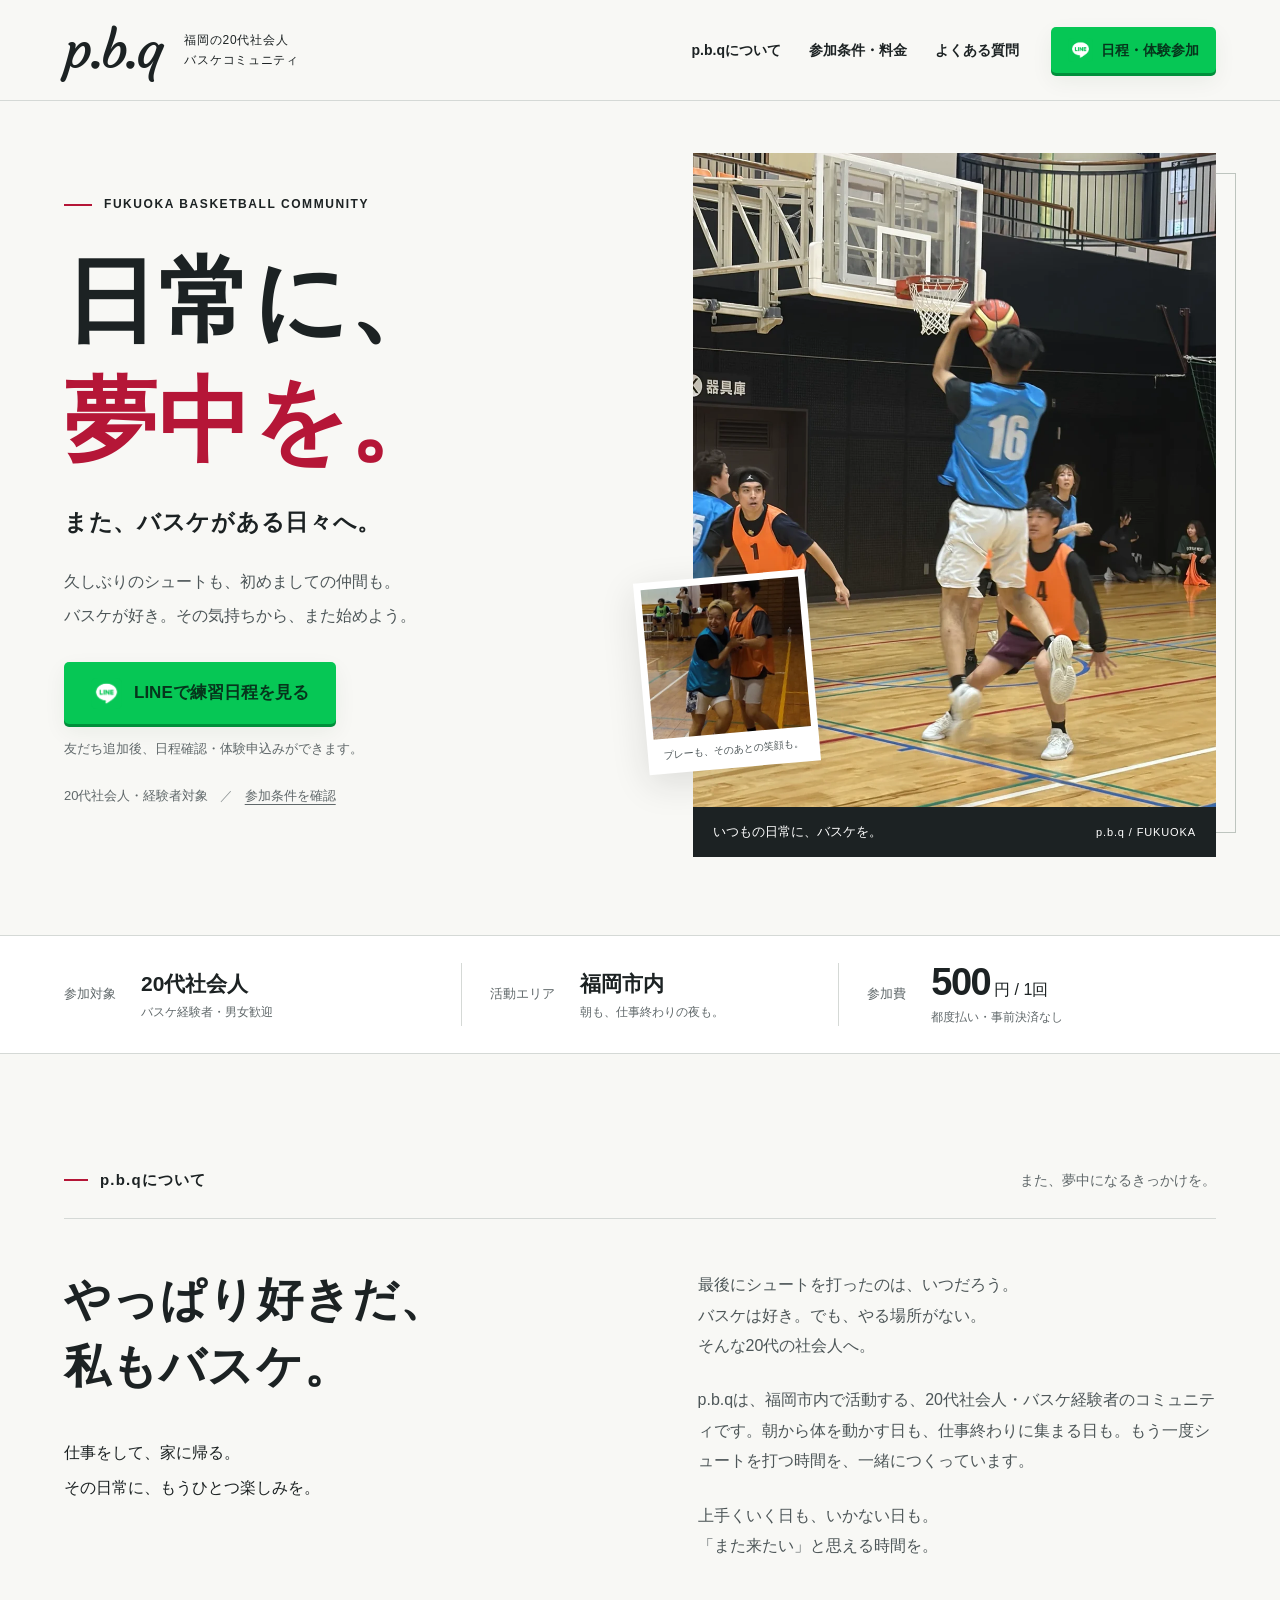
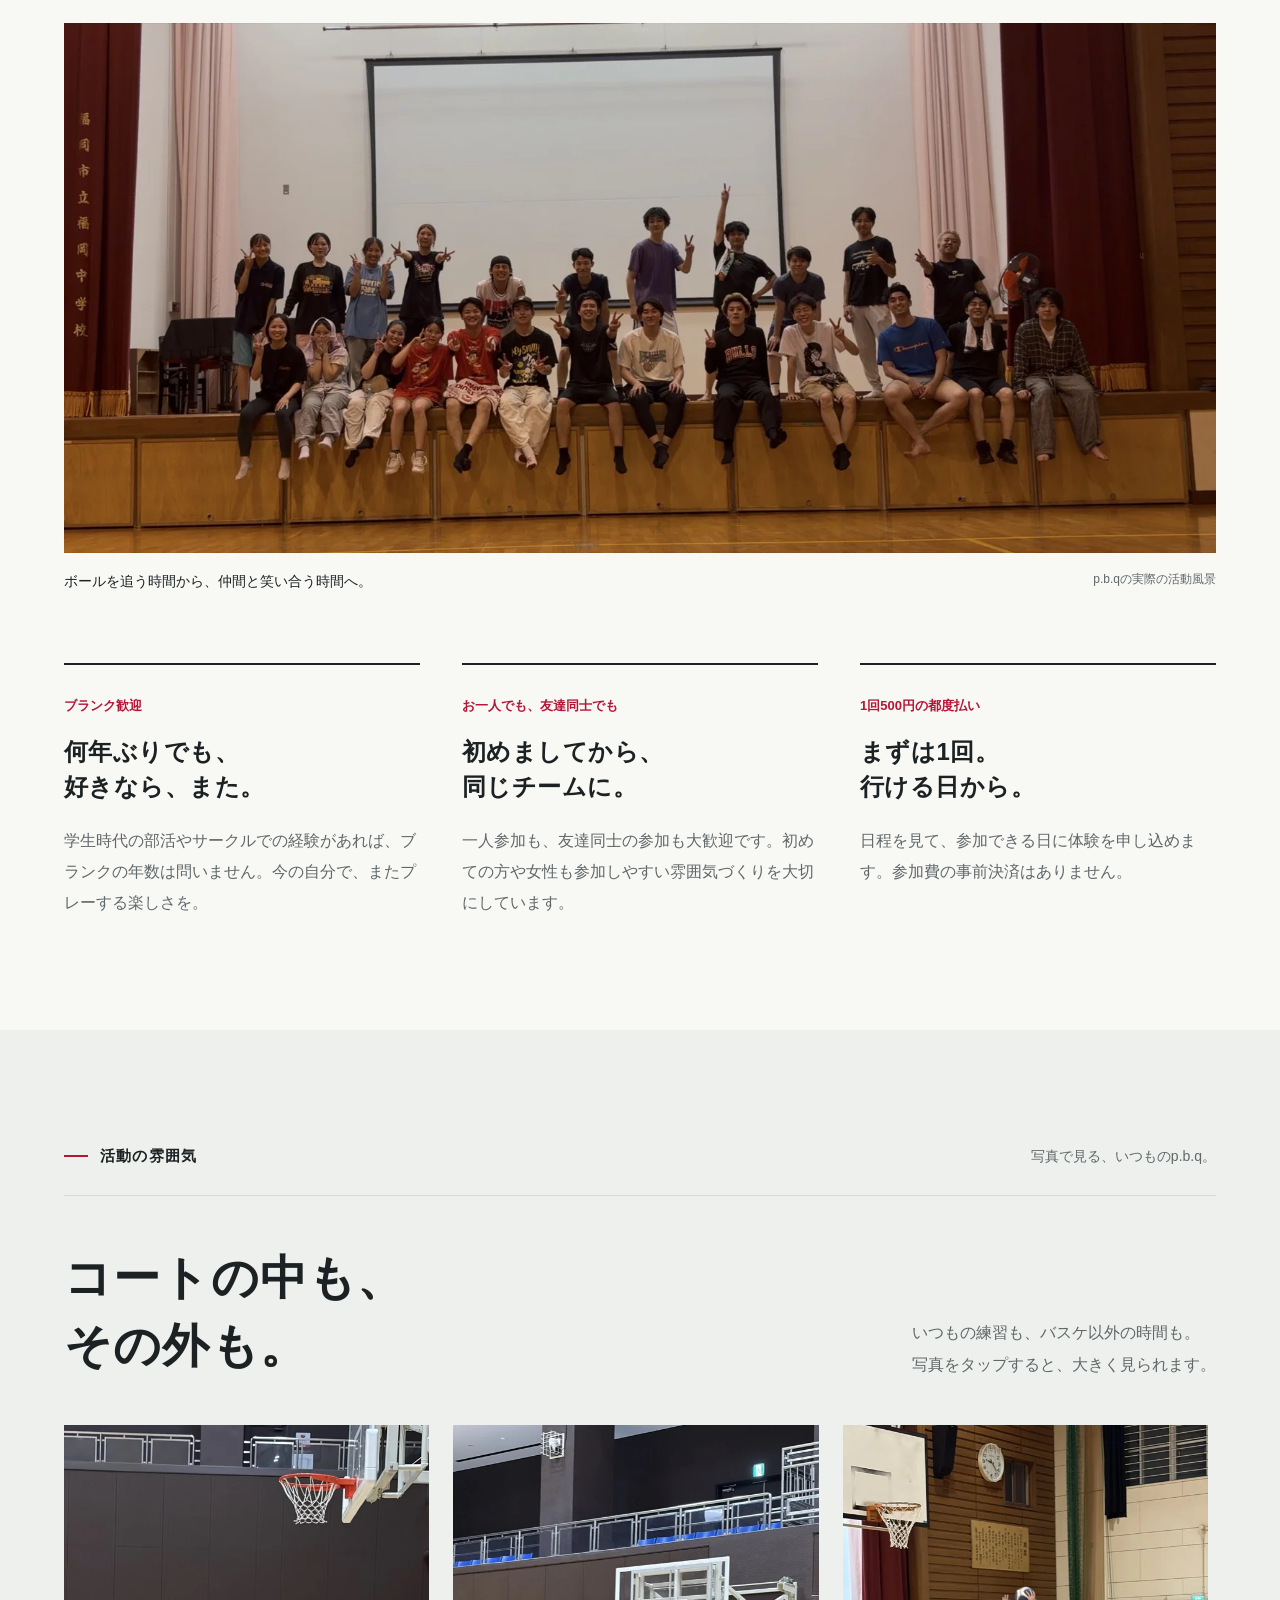
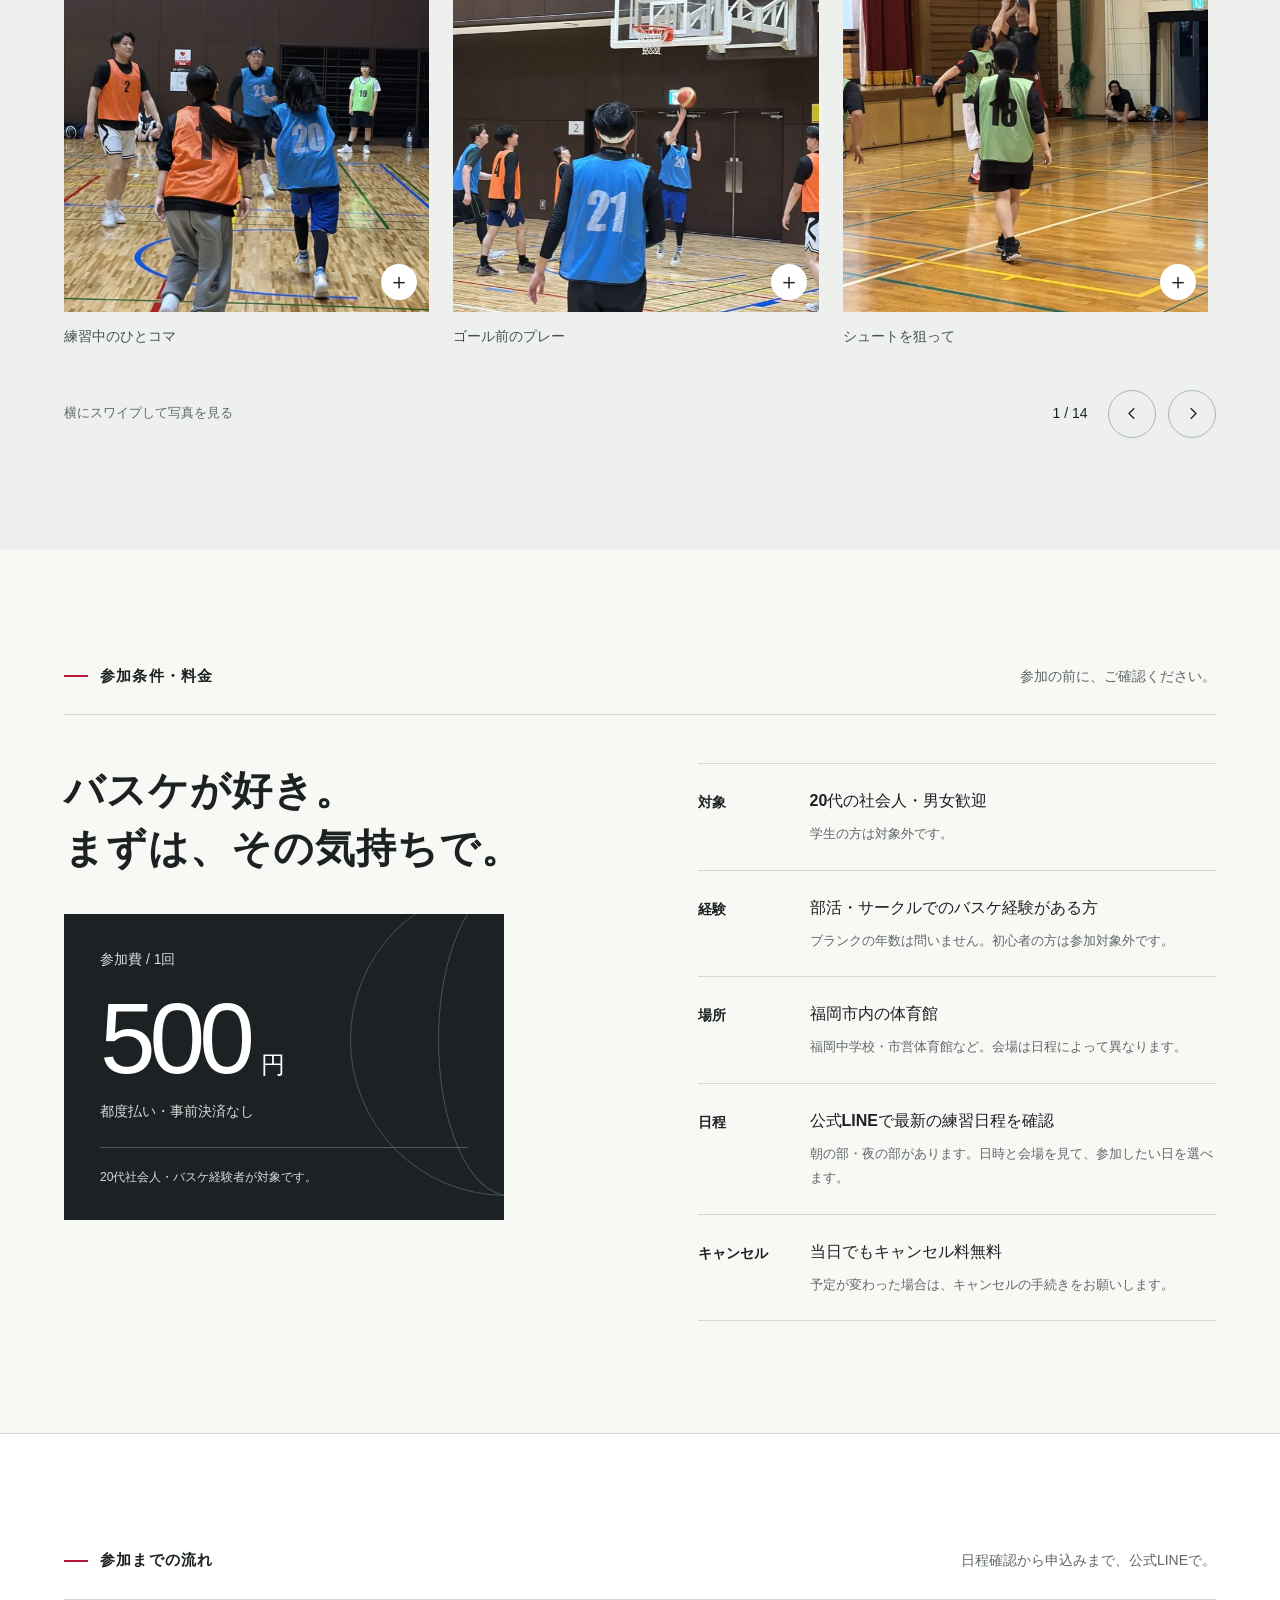
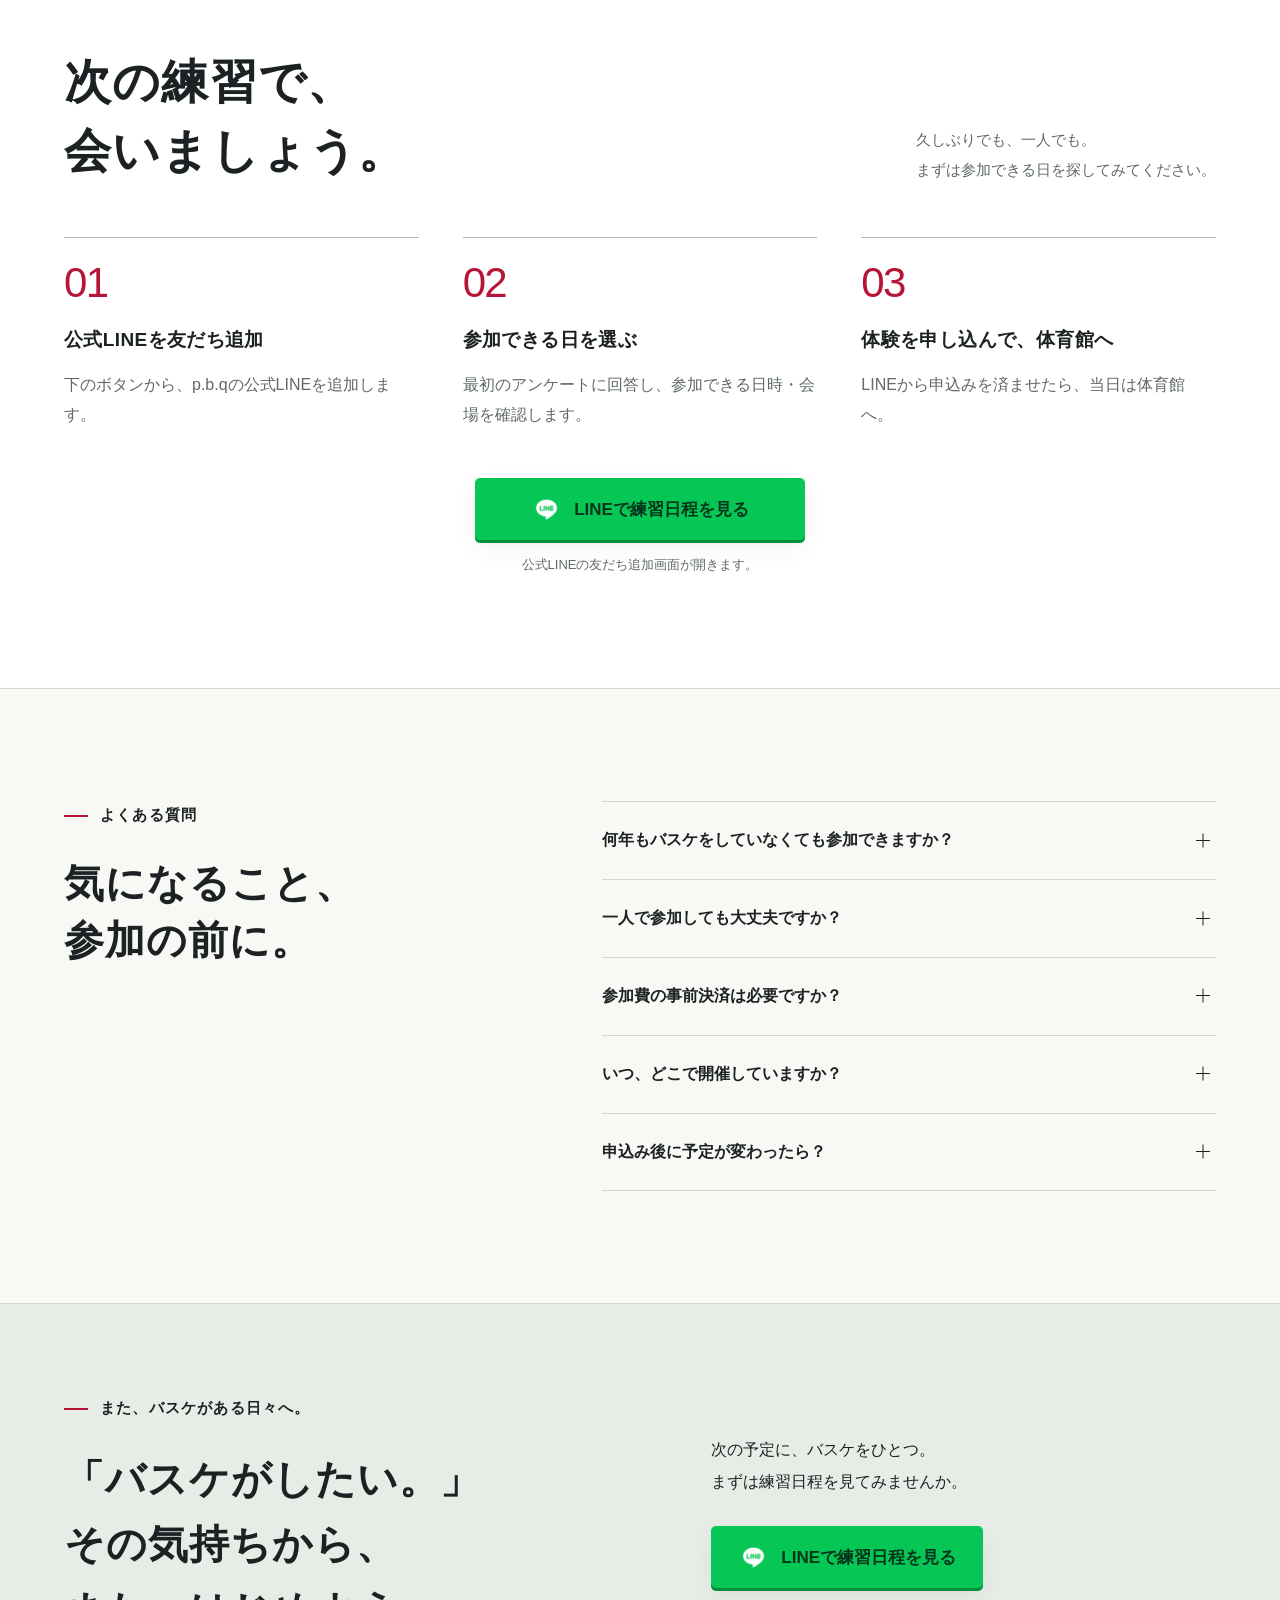
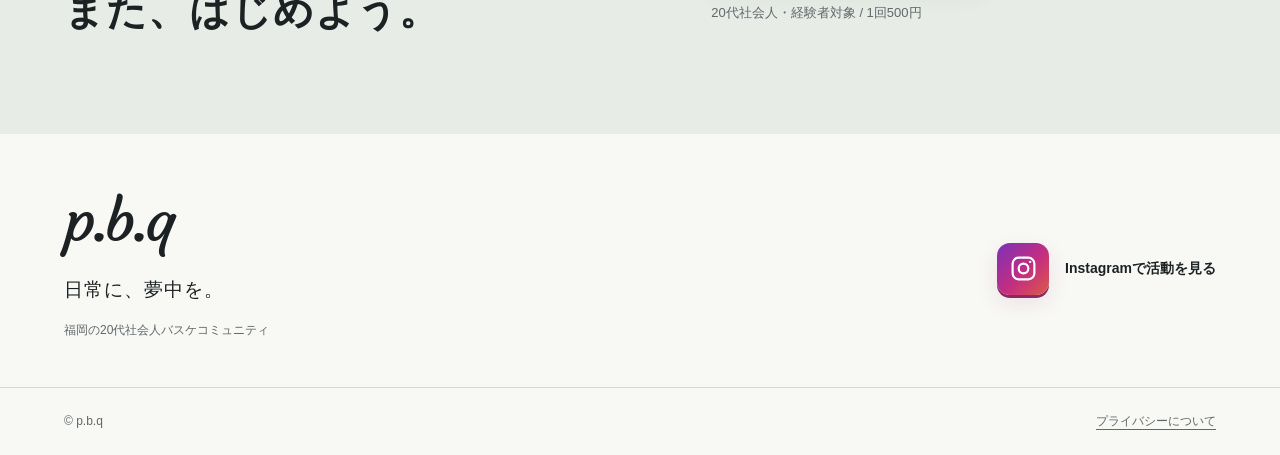
<file: index.html>
<!doctype html>
<html lang="ja">
<head>
  <meta charset="utf-8"><meta name="viewport" content="width=device-width, initial-scale=1">
  <meta name="theme-color" content="#f8f8f5">
  <title>p.b.q｜日常に、夢中を。福岡の20代社会人バスケ</title>
  <meta name="description" content="日常に、夢中を。p.b.qは福岡の20代社会人・バスケ経験者のコミュニティ。ブランクも、お一人での参加も歓迎。朝も夜も、1回500円でバスケを。日程確認と体験申込みは公式LINEから。">
  <link rel="canonical" href="https://spseishirotaguchi-sudo.github.io/pbq-lp/">
  <meta property="og:type" content="website"><meta property="og:locale" content="ja_JP">
  <meta property="og:title" content="日常に、夢中を。｜p.b.q">
  <meta property="og:description" content="福岡の20代社会人バスケ。経験者限定・ブランク歓迎・1回500円。朝も夜も、またバスケがある日々へ。">
  <meta property="og:url" content="https://spseishirotaguchi-sudo.github.io/pbq-lp/">
  <meta property="og:image" content="https://spseishirotaguchi-sudo.github.io/pbq-lp/img/teamphoto.jpg">
  <meta name="twitter:card" content="summary_large_image">
  <link rel="icon" href="assets/favicon-pbq.png" type="image/png">
  <link rel="preload" href="assets/fonts/Courgette-Regular.ttf" as="font" type="font/ttf" crossorigin>
  <link rel="stylesheet" href="styles.css?v=20261124-design1">
  <script src="lp.js?v=20261124-design1" defer></script>
  <script src="analytics.js?v=20261101" data-measurement-id="G-R6ZDP89L27" data-pbq-site="lp" defer></script>
</head>
<body>
<a class="skip-link" href="#main">本文へ移動</a>
<header class="site-header">
  <div class="header-inner wrap">
    <a class="wordmark" href="#page-top" aria-label="p.b.q ページの先頭へ">p.b.q</a>
    <span class="brand-description">福岡の20代社会人<br>バスケコミュニティ</span>
    <nav aria-label="メインナビゲーション"><a href="#about">p.b.qについて</a><a href="#details">参加条件・料金</a><a href="#faq">よくある質問</a></nav>
    <a class="line-button header-cta" href="https://lin.ee/OFk6v075" target="_blank" rel="noopener"><img class="line-icon" src="assets/line-brand.png" alt="" width="32" height="32"><span>日程・体験参加</span></a>
  </div>
</header>
<main id="main">
  <section class="hero-stage" id="page-top" aria-labelledby="hero-title">
    <div class="hero wrap">
      <div class="hero-copy">
        <p class="eyebrow"><span class="brand-rule" aria-hidden="true"></span>FUKUOKA BASKETBALL COMMUNITY</p>
        <h1 id="hero-title">日常に、<br><span>夢中を。</span></h1>
        <p class="hero-subtitle">また、バスケがある日々へ。</p>
        <p class="hero-lead"><span class="phrase">久しぶりのシュートも、</span><span class="phrase">初めましての仲間も。</span><br>バスケが好き。<span class="phrase">その気持ちから、また始めよう。</span></p>
        <div class="hero-action"><a class="line-button " href="https://lin.ee/OFk6v075" target="_blank" rel="noopener"><img class="line-icon" src="assets/line-brand.png" alt="" width="32" height="32"><span>LINEで練習日程を見る</span></a><p class="button-note">友だち追加後、日程確認・体験申込みができます。</p></div>
        <p class="hero-qualification">20代社会人・経験者対象 <span>／</span> <a href="#details">参加条件を確認</a></p>
      </div>
      <figure class="hero-visual">
        <div class="hero-image-frame"><img class="hero-photo" src="assets/hero-action-1000.webp" srcset="assets/hero-action-560.webp 560w, assets/hero-action-1000.webp 1000w" sizes="(max-width:760px) 100vw, 50vw" width="1000" height="1779" alt="体育館でゴールへ向かってジャンプする青いビブスのメンバー" fetchpriority="high"></div>
        <div class="hero-inset"><img src="assets/court-smile-400.webp" width="400" height="534" alt="試合中に笑顔を見せるメンバー" decoding="async"><span>プレーも、そのあとの笑顔も。</span></div>
        <figcaption><span>いつもの日常に、バスケを。</span><span>p.b.q / FUKUOKA</span></figcaption>
      </figure>
    </div>
    <div class="quick-facts wrap" aria-label="参加の基本情報">
      <div><span>参加対象</span><p>20代社会人<span class="fact-sub">バスケ経験者・男女歓迎</span></p></div>
      <div><span>活動エリア</span><p>福岡市内<span class="fact-sub">朝も、仕事終わりの夜も。</span></p></div>
      <div><span>参加費</span><p><b>500</b><span class="fact-unit">円 / 1回</span><span class="fact-sub">都度払い・事前決済なし</span></p></div>
    </div>
  </section>

  <section class="about section wrap" id="about" aria-labelledby="about-title">
    <div class="section-heading"><p class="section-label">p.b.qについて</p><span class="section-side">また、夢中になるきっかけを。</span></div>
    <div class="about-grid">
      <div class="about-title"><h2 id="about-title"><span class="phrase">やっぱり好きだ、</span><br><span class="phrase">私もバスケ。</span></h2><p class="pull-quote">仕事をして、家に帰る。<br><span class="phrase">その日常に、</span><span class="phrase">もうひとつ楽しみを。</span></p></div>
      <div class="about-copy"><p>最後にシュートを打ったのは、いつだろう。<br>バスケは好き。でも、やる場所がない。<br>そんな20代の社会人へ。</p><p>p.b.qは、福岡市内で活動する、20代社会人・バスケ経験者のコミュニティです。朝から体を動かす日も、仕事終わりに集まる日も。もう一度シュートを打つ時間を、一緒につくっています。</p><p>上手くいく日も、いかない日も。<br>「また来たい」と思える時間を。</p></div>
    </div>
    <figure class="community-photo"><img src="assets/teamphoto-1600.webp" srcset="assets/teamphoto-900.webp 900w, assets/teamphoto-1600.webp 1600w" sizes="(max-width:760px) 100vw, 90vw" width="1600" height="736" alt="練習後、体育館のゴールの下に集まったp.b.qのメンバー" loading="lazy" decoding="async"><figcaption><span>ボールを追う時間から、<span class="phrase">仲間と笑い合う時間へ。</span></span><span class="photo-credit">p.b.qの実際の活動風景</span></figcaption></figure>
    <div class="welcome-grid" aria-label="初めて参加する方へ">
      <article><span class="mini-label">ブランク歓迎</span><h3>何年ぶりでも、<br>好きなら、また。</h3><p>学生時代の部活やサークルでの経験があれば、ブランクの年数は問いません。今の自分で、またプレーする楽しさを。</p></article>
      <article><span class="mini-label">お一人でも、友達同士でも</span><h3>初めましてから、<br>同じチームに。</h3><p>一人参加も、友達同士の参加も大歓迎です。初めての方や女性も参加しやすい雰囲気づくりを大切にしています。</p></article>
      <article><span class="mini-label">1回500円の都度払い</span><h3>まずは1回。<br>行ける日から。</h3><p>日程を見て、参加できる日に体験を申し込めます。参加費の事前決済はありません。</p></article>
    </div>
  </section>

  <section class="gallery-section section" aria-labelledby="gallery-title">
    <div class="wrap"><div class="section-heading"><p class="section-label">活動の雰囲気</p><span class="section-side">写真で見る、いつものp.b.q。</span></div>
      <div class="gallery-heading"><h2 id="gallery-title"><span class="phrase">コートの中も、</span><br><span class="phrase">その外も。</span></h2><p>いつもの練習も、バスケ以外の時間も。<br>写真をタップすると、大きく見られます。</p></div>
      <div class="photo-gallery" aria-roledescription="カルーセル"><div class="gallery-track" id="gallery-track" tabindex="0" aria-label="p.b.qの写真。スワイプ、または左右の矢印キーで移動できます。"><figure class="gallery-slide" role="group" aria-label="1 / 14">
      <a class="gallery-open" href="assets/photo-action1.webp" target="_blank" rel="noopener" aria-label="練習中のひとコマを大きく見る">
        <img src="assets/photo-action1.webp" width="675" height="1200" alt="p.b.q：練習中のひとコマ" loading="lazy" decoding="async">
        <span class="photo-expand" aria-hidden="true">＋</span>
      </a><figcaption>練習中のひとコマ</figcaption></figure>
<figure class="gallery-slide" role="group" aria-label="2 / 14">
      <a class="gallery-open" href="assets/photo-gallery1.webp" target="_blank" rel="noopener" aria-label="ゴール前のプレーを大きく見る">
        <img src="assets/photo-gallery1.webp" width="618" height="1100" alt="p.b.q：ゴール前のプレー" loading="lazy" decoding="async">
        <span class="photo-expand" aria-hidden="true">＋</span>
      </a><figcaption>ゴール前のプレー</figcaption></figure>
<figure class="gallery-slide" role="group" aria-label="3 / 14">
      <a class="gallery-open" href="assets/photo-gallery2.webp" target="_blank" rel="noopener" aria-label="シュートを狙ってを大きく見る">
        <img src="assets/photo-gallery2.webp" width="618" height="1100" alt="p.b.q：シュートを狙って" loading="lazy" decoding="async">
        <span class="photo-expand" aria-hidden="true">＋</span>
      </a><figcaption>シュートを狙って</figcaption></figure>
<figure class="gallery-slide" role="group" aria-label="4 / 14">
      <a class="gallery-open" href="assets/photo-teamphoto.webp" target="_blank" rel="noopener" aria-label="練習終わりの集合写真を大きく見る">
        <img src="assets/photo-teamphoto.webp" width="1400" height="644" alt="p.b.q：練習終わりの集合写真" loading="lazy" decoding="async">
        <span class="photo-expand" aria-hidden="true">＋</span>
      </a><figcaption>練習終わりの集合写真</figcaption></figure>
<figure class="gallery-slide" role="group" aria-label="5 / 14">
      <a class="gallery-open" href="assets/photo-gallery3.webp" target="_blank" rel="noopener" aria-label="体育館でのひとコマを大きく見る">
        <img src="assets/photo-gallery3.webp" width="825" height="1100" alt="p.b.q：体育館でのひとコマ" loading="lazy" decoding="async">
        <span class="photo-expand" aria-hidden="true">＋</span>
      </a><figcaption>体育館でのひとコマ</figcaption></figure>
<figure class="gallery-slide" role="group" aria-label="6 / 14">
      <a class="gallery-open" href="assets/photo-gallery4.webp" target="_blank" rel="noopener" aria-label="ゲームの時間を大きく見る">
        <img src="assets/photo-gallery4.webp" width="618" height="1100" alt="p.b.q：ゲームの時間" loading="lazy" decoding="async">
        <span class="photo-expand" aria-hidden="true">＋</span>
      </a><figcaption>ゲームの時間</figcaption></figure>
<figure class="gallery-slide" role="group" aria-label="7 / 14">
      <a class="gallery-open" href="assets/photo-gallery5.webp" target="_blank" rel="noopener" aria-label="シュート直前を大きく見る">
        <img src="assets/photo-gallery5.webp" width="618" height="1100" alt="p.b.q：シュート直前" loading="lazy" decoding="async">
        <span class="photo-expand" aria-hidden="true">＋</span>
      </a><figcaption>シュート直前</figcaption></figure>
<figure class="gallery-slide" role="group" aria-label="8 / 14">
      <a class="gallery-open" href="assets/photo-gallery2.webp" target="_blank" rel="noopener" aria-label="いつもの練習風景を大きく見る">
        <img src="assets/photo-gallery2.webp" width="618" height="1100" alt="p.b.q：いつもの練習風景" loading="lazy" decoding="async">
        <span class="photo-expand" aria-hidden="true">＋</span>
      </a><figcaption>いつもの練習風景</figcaption></figure>
<figure class="gallery-slide" role="group" aria-label="9 / 14">
      <a class="gallery-open" href="assets/photo-tower.webp" target="_blank" rel="noopener" aria-label="リバウンド！！を大きく見る">
        <img src="assets/photo-tower.webp" width="675" height="1200" alt="p.b.q：リバウンド！！" loading="lazy" decoding="async">
        <span class="photo-expand" aria-hidden="true">＋</span>
      </a><figcaption>リバウンド！！</figcaption></figure>
<figure class="gallery-slide" role="group" aria-label="10 / 14">
      <a class="gallery-open" href="assets/photo-net.webp" target="_blank" rel="noopener" aria-label="上向いていこうを大きく見る">
        <img src="assets/photo-net.webp" width="506" height="900" alt="p.b.q：上向いていこう" loading="lazy" decoding="async">
        <span class="photo-expand" aria-hidden="true">＋</span>
      </a><figcaption>上向いていこう</figcaption></figure>
<figure class="gallery-slide" role="group" aria-label="11 / 14">
      <a class="gallery-open" href="assets/photo-gallery6.webp" target="_blank" rel="noopener" aria-label="練習後の集合写真を大きく見る">
        <img src="assets/photo-gallery6.webp" width="825" height="1100" alt="p.b.q：練習後の集合写真" loading="lazy" decoding="async">
        <span class="photo-expand" aria-hidden="true">＋</span>
      </a><figcaption>練習後の集合写真</figcaption></figure>
<figure class="gallery-slide" role="group" aria-label="12 / 14">
      <a class="gallery-open" href="assets/photo-gallery7.webp" target="_blank" rel="noopener" aria-label="みんなで記念撮影を大きく見る">
        <img src="assets/photo-gallery7.webp" width="1100" height="825" alt="p.b.q：みんなで記念撮影" loading="lazy" decoding="async">
        <span class="photo-expand" aria-hidden="true">＋</span>
      </a><figcaption>みんなで記念撮影</figcaption></figure>
<figure class="gallery-slide" role="group" aria-label="13 / 14">
      <a class="gallery-open" href="assets/photo-group.webp" target="_blank" rel="noopener" aria-label="p.b.q初懇親会！を大きく見る">
        <img src="assets/photo-group.webp" width="1200" height="675" alt="p.b.q：p.b.q初懇親会！" loading="lazy" decoding="async">
        <span class="photo-expand" aria-hidden="true">＋</span>
      </a><figcaption>p.b.q初懇親会！</figcaption></figure>
<figure class="gallery-slide" role="group" aria-label="14 / 14">
      <a class="gallery-open" href="assets/photo-pushbg.webp" target="_blank" rel="noopener" aria-label="屋外でのバスケを大きく見る">
        <img src="assets/photo-pushbg.webp" width="675" height="1200" alt="p.b.q：屋外でのバスケ" loading="lazy" decoding="async">
        <span class="photo-expand" aria-hidden="true">＋</span>
      </a><figcaption>屋外でのバスケ</figcaption></figure></div>
        <div class="gallery-bottom"><p class="gallery-hint">横にスワイプして写真を見る</p><div class="gallery-controls"><span class="gallery-count" aria-live="polite">1 / 14</span><button class="gallery-prev circle-button" hidden aria-label="前の写真"><svg viewBox="0 0 24 24" aria-hidden="true"><path d="m14 6-6 6 6 6"/></svg></button><button class="gallery-next circle-button" hidden aria-label="次の写真"><svg viewBox="0 0 24 24" aria-hidden="true"><path d="m10 6 6 6-6 6"/></svg></button></div></div>
      </div>
    </div>
  </section>

  <section class="details-section section wrap" id="details" aria-labelledby="details-title">
    <div class="section-heading"><p class="section-label">参加条件・料金</p><span class="section-side">参加の前に、ご確認ください。</span></div>
    <div class="details-grid"><div class="details-intro"><h2 id="details-title">バスケが好き。<br>まずは、その気持ちで。</h2><div class="fee-panel"><p>参加費 / 1回</p><div class="fee-amount"><strong>500</strong><span>円</span></div><p>都度払い・事前決済なし</p><span class="fee-note">20代社会人・バスケ経験者が対象です。</span></div></div>
      <dl class="details-list"><div><dt>対象</dt><dd>20代の社会人・男女歓迎<small>学生の方は対象外です。</small></dd></div><div><dt>経験</dt><dd>部活・サークルでのバスケ経験がある方<small>ブランクの年数は問いません。初心者の方は参加対象外です。</small></dd></div><div><dt>場所</dt><dd>福岡市内の体育館<small>福岡中学校・市営体育館など。会場は日程によって異なります。</small></dd></div><div><dt>日程</dt><dd>公式LINEで最新の練習日程を確認<small>朝の部・夜の部があります。日時と会場を見て、参加したい日を選べます。</small></dd></div><div><dt>キャンセル</dt><dd>当日でもキャンセル料無料<small>予定が変わった場合は、キャンセルの手続きをお願いします。</small></dd></div></dl>
    </div>
  </section>

  <section class="join-section section" id="join" aria-labelledby="join-title"><div class="wrap">
    <div class="section-heading"><p class="section-label">参加までの流れ</p><span class="section-side">日程確認から申込みまで、公式LINEで。</span></div>
    <div class="join-heading"><h2 id="join-title">次の練習で、<br>会いましょう。</h2><p>久しぶりでも、一人でも。<br>まずは参加できる日を探してみてください。</p></div>
    <ol class="steps"><li><span class="step-number" aria-hidden="true">01</span><div><h3>公式LINEを友だち追加</h3><p>下のボタンから、p.b.qの公式LINEを追加します。</p></div></li><li><span class="step-number" aria-hidden="true">02</span><div><h3>参加できる日を選ぶ</h3><p>最初のアンケートに回答し、参加できる日時・会場を確認します。</p></div></li><li><span class="step-number" aria-hidden="true">03</span><div><h3>体験を申し込んで、体育館へ</h3><p>LINEから申込みを済ませたら、当日は体育館へ。</p></div></li></ol>
    <div class="join-action"><a class="line-button " href="https://lin.ee/OFk6v075" target="_blank" rel="noopener"><img class="line-icon" src="assets/line-brand.png" alt="" width="32" height="32"><span>LINEで練習日程を見る</span></a><p class="button-note">公式LINEの友だち追加画面が開きます。</p></div>
  </div></section>

  <section class="faq section wrap" id="faq" aria-labelledby="faq-title"><div class="faq-heading"><p class="section-label">よくある質問</p><h2 id="faq-title">気になること、<br>参加の前に。</h2></div><div class="faq-list">
    <details><summary><span>何年もバスケをしていなくても参加できますか？</span><span class="faq-toggle" aria-hidden="true"></span></summary><p>はい。学生時代に部活やサークルでの経験があれば、ブランクの年数は問いません。経験者を対象としているため、初心者の方は参加対象外です。</p></details>
    <details><summary><span>一人で参加しても大丈夫ですか？</span><span class="faq-toggle" aria-hidden="true"></span></summary><p>お一人でも、友達同士の参加も両方大歓迎です。初めての方や女性も参加しやすい雰囲気づくりを大切にしています。</p></details>
    <details><summary><span>参加費の事前決済は必要ですか？</span><span class="faq-toggle" aria-hidden="true"></span></summary><p>事前決済はありません。参加費は1回500円の都度払いです。</p></details>
    <details><summary><span>いつ、どこで開催していますか？</span><span class="faq-toggle" aria-hidden="true"></span></summary><p>福岡中学校や市営体育館など、福岡市内で活動しています。開催日時と会場は日程によって異なるため、公式LINEで最新の練習日程をご確認ください。</p></details>
    <details><summary><span>申込み後に予定が変わったら？</span><span class="faq-toggle" aria-hidden="true"></span></summary><p>当日でもキャンセル料無料です。参加できなくなった場合は、キャンセルの手続きをお願いします。</p></details>
  </div></section>

  <section class="final-section" aria-labelledby="final-title"><div class="wrap final-grid"><div><p class="section-label">また、バスケがある日々へ。</p><h2 id="final-title"><span class="phrase">「バスケがしたい。」</span><br>その気持ちから、<br>また、はじめよう。</h2></div><div class="final-action"><p>次の予定に、バスケをひとつ。<br>まずは練習日程を見てみませんか。</p><a class="line-button " href="https://lin.ee/OFk6v075" target="_blank" rel="noopener"><img class="line-icon" src="assets/line-brand.png" alt="" width="32" height="32"><span>LINEで練習日程を見る</span></a><p class="button-note">20代社会人・経験者対象 / 1回500円</p></div></div></section>
</main>
<footer class="site-footer"><div class="wrap footer-main"><div><a class="wordmark" href="#page-top" aria-label="p.b.q ページの先頭へ">p.b.q</a><p>日常に、夢中を。</p><span>福岡の20代社会人バスケコミュニティ</span></div><a class="instagram-button" href="https://www.instagram.com/p.b.q_fukuoka/" target="_blank" rel="noopener"><span class="instagram-icon"><svg viewBox="0 0 24 24" fill="none" aria-hidden="true"><rect x="3" y="3" width="18" height="18" rx="5" stroke="currentColor" stroke-width="1.8"/><circle cx="12" cy="12" r="4" stroke="currentColor" stroke-width="1.8"/><circle cx="17.5" cy="6.5" r="1" fill="currentColor"/></svg></span><span>Instagramで活動を見る</span></a></div><div class="wrap footer-bottom"><small>© p.b.q</small><a href="privacy.html">プライバシーについて</a></div></footer>
<div class="mobile-cta" hidden><span>20代社会人・経験者対象<small>1回500円・ブランク歓迎</small></span><a class="line-button " href="https://lin.ee/OFk6v075" target="_blank" rel="noopener"><img class="line-icon" src="assets/line-brand.png" alt="" width="32" height="32"><span>LINEで日程を見る</span></a></div>
<dialog class="photo-dialog" aria-label="活動写真の拡大表示"><button class="photo-close circle-button" aria-label="写真を閉じる">×</button><figure><img alt="" width="1000" height="1000"><figcaption></figcaption></figure></dialog>
</body></html>
</file>
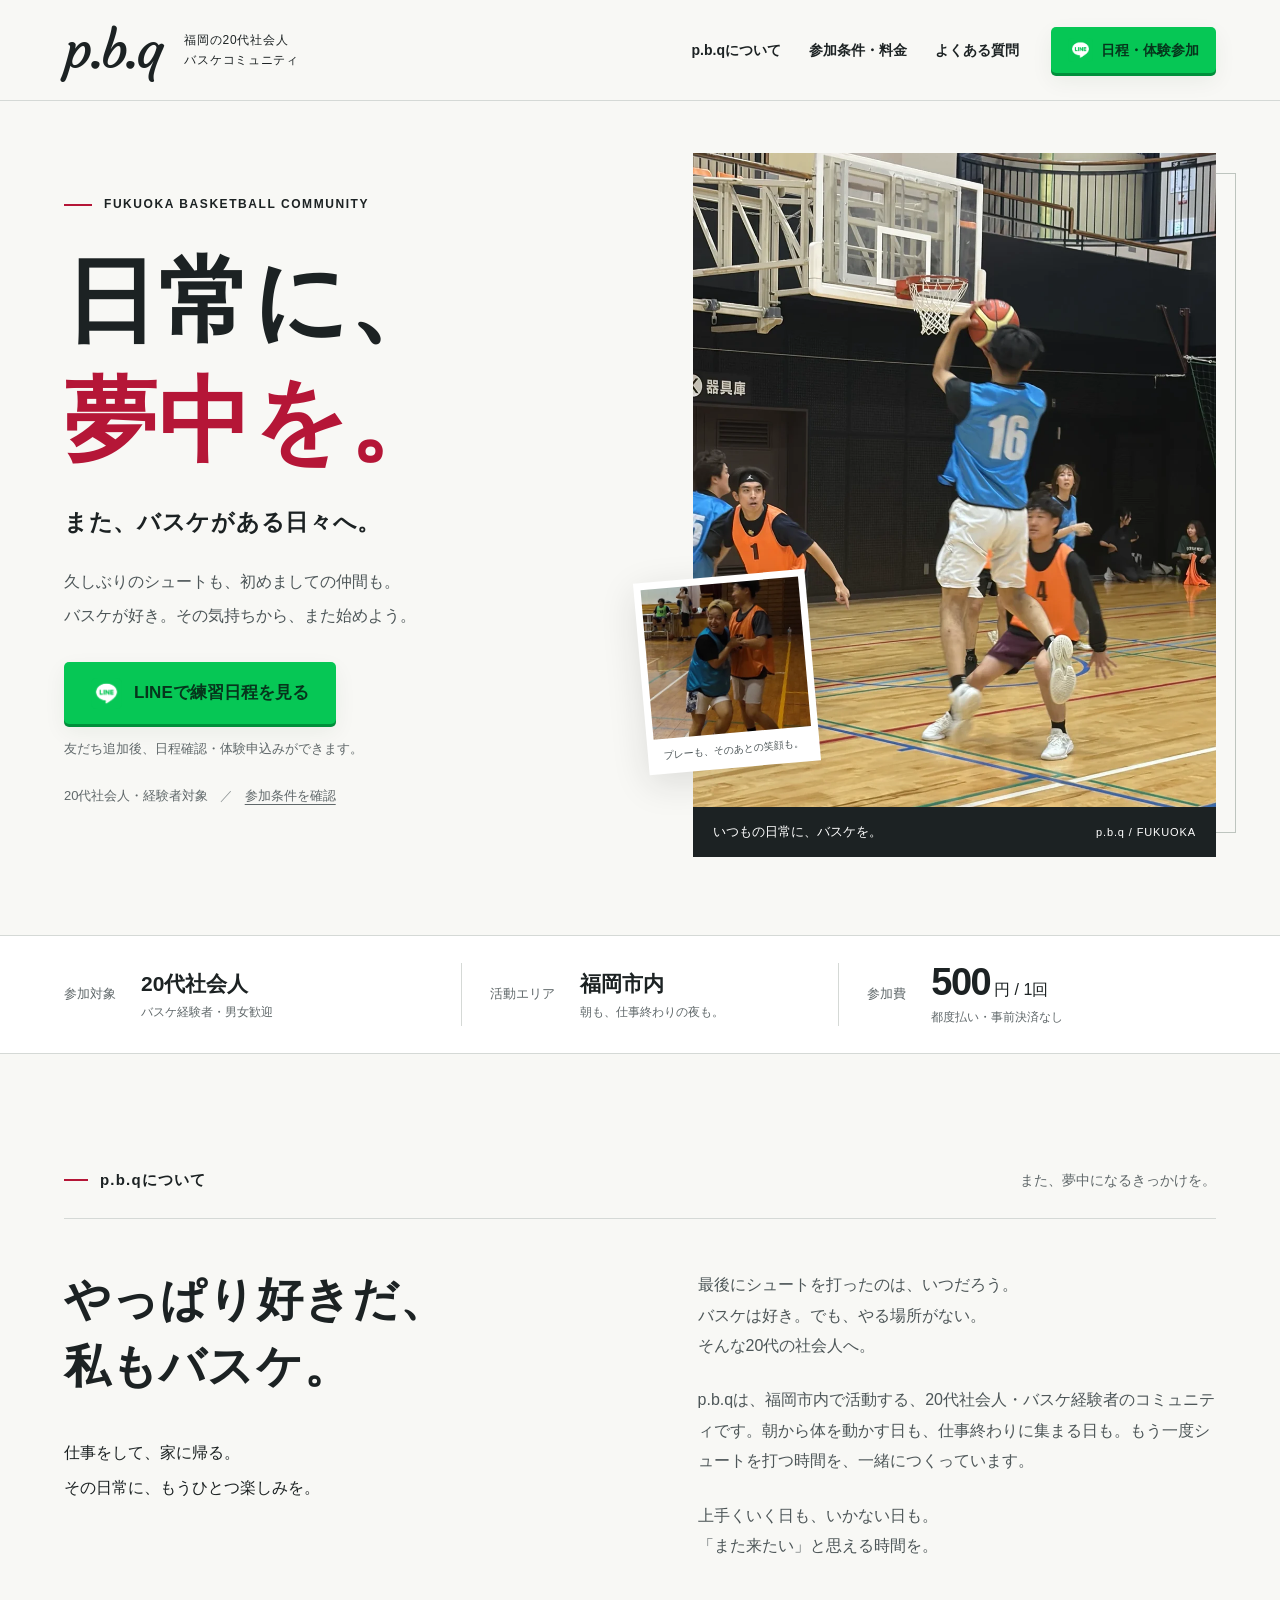
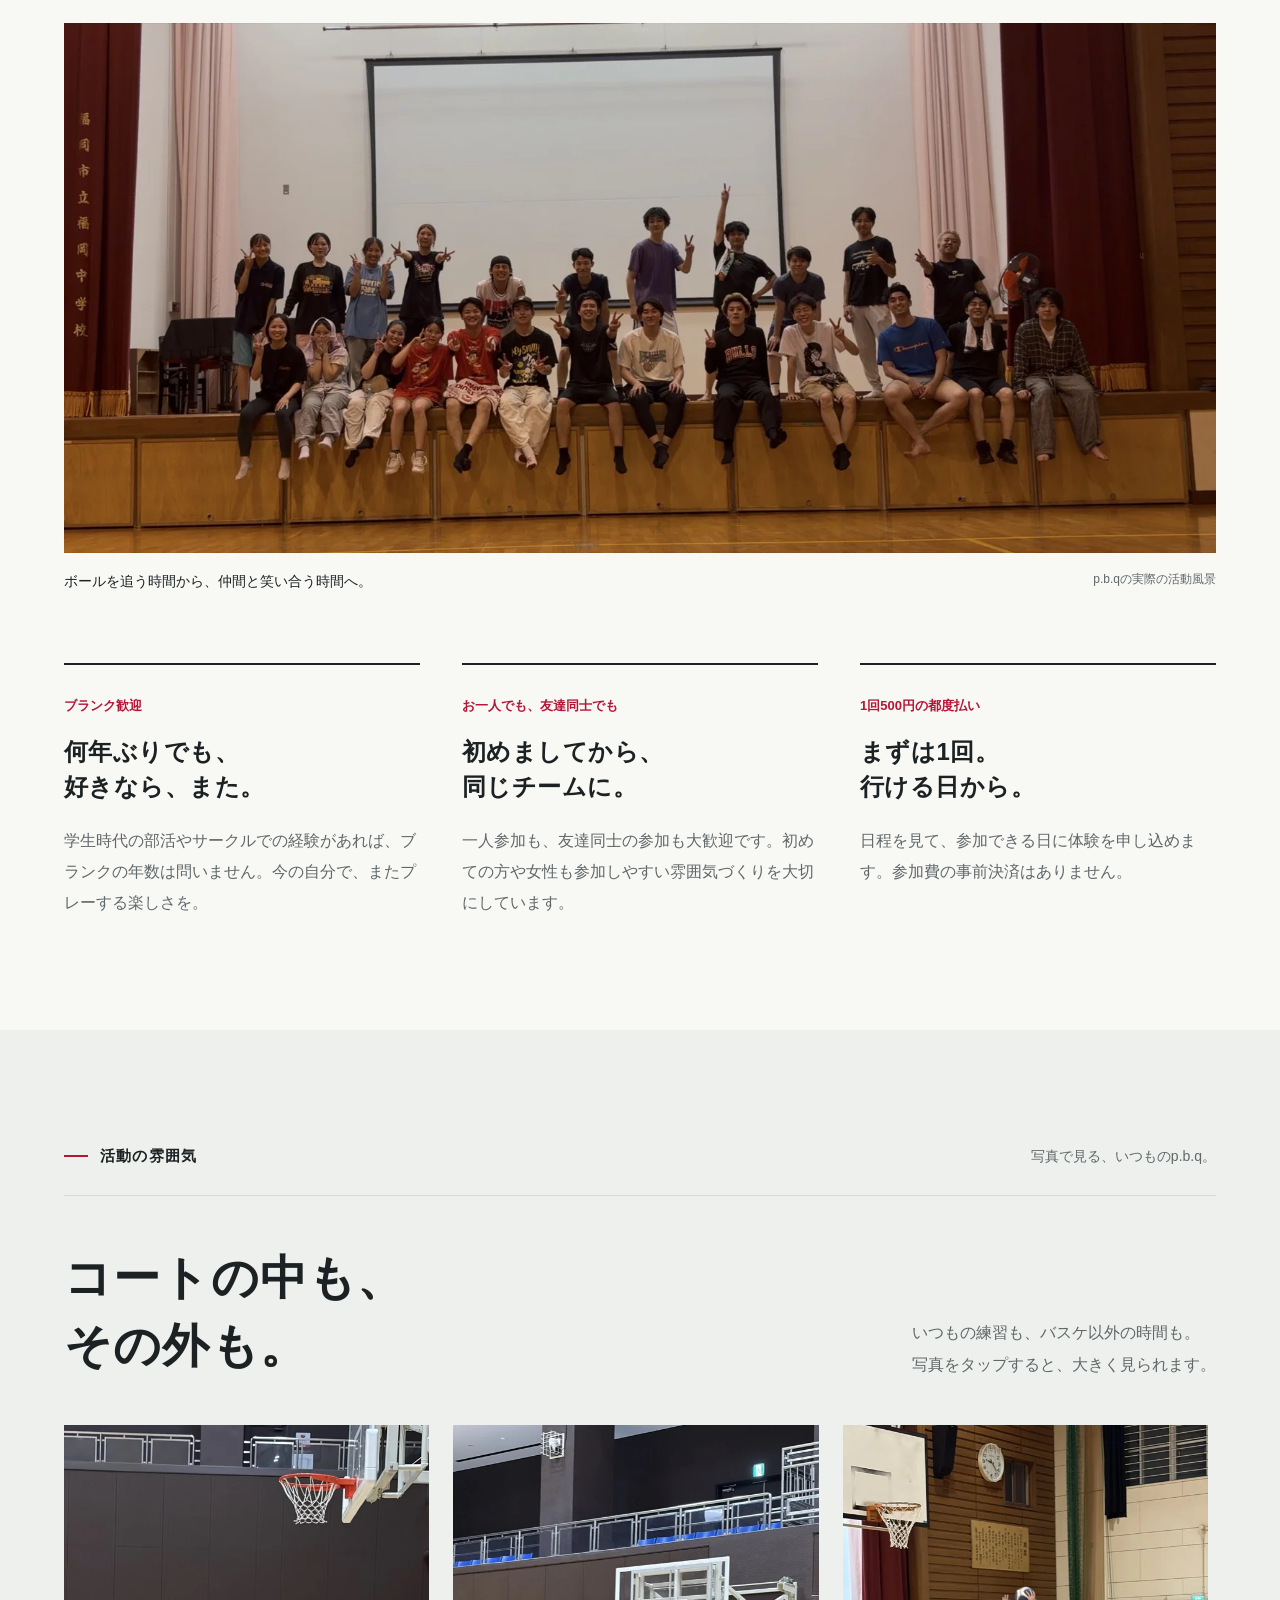
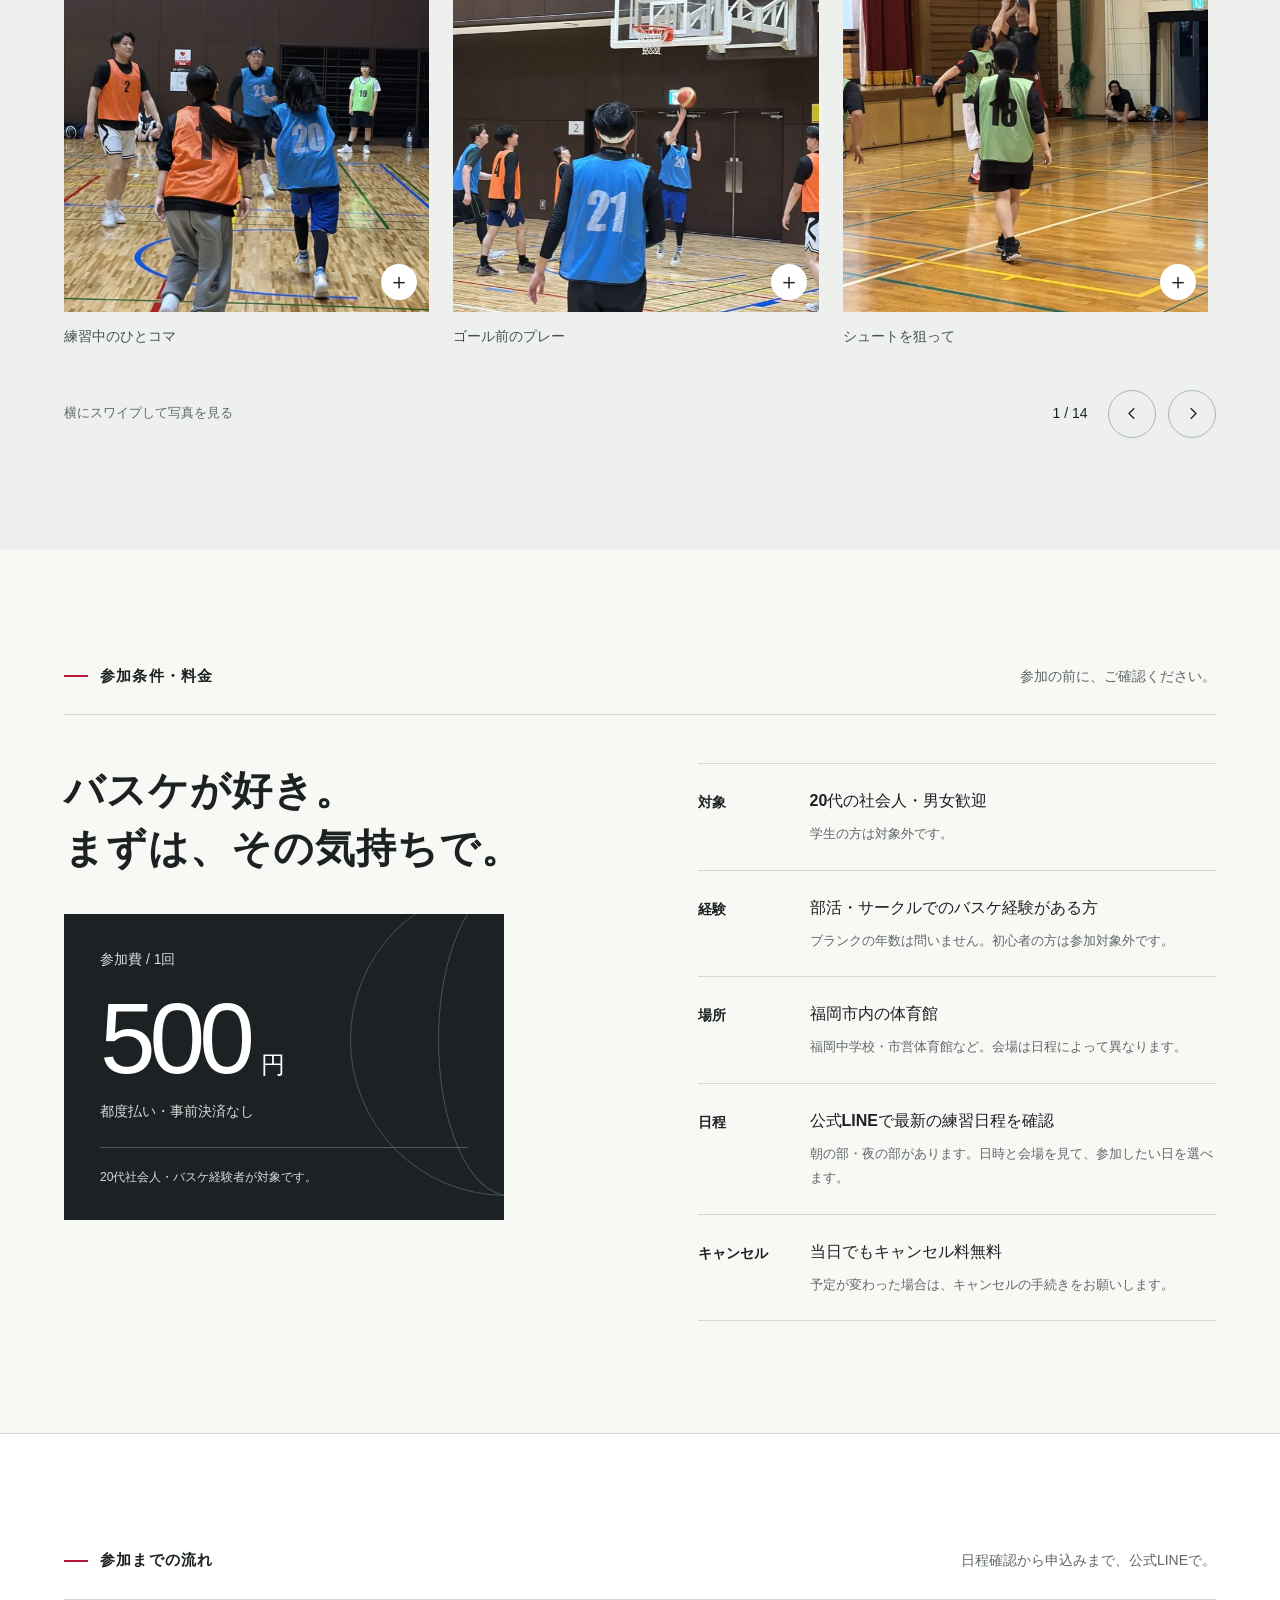
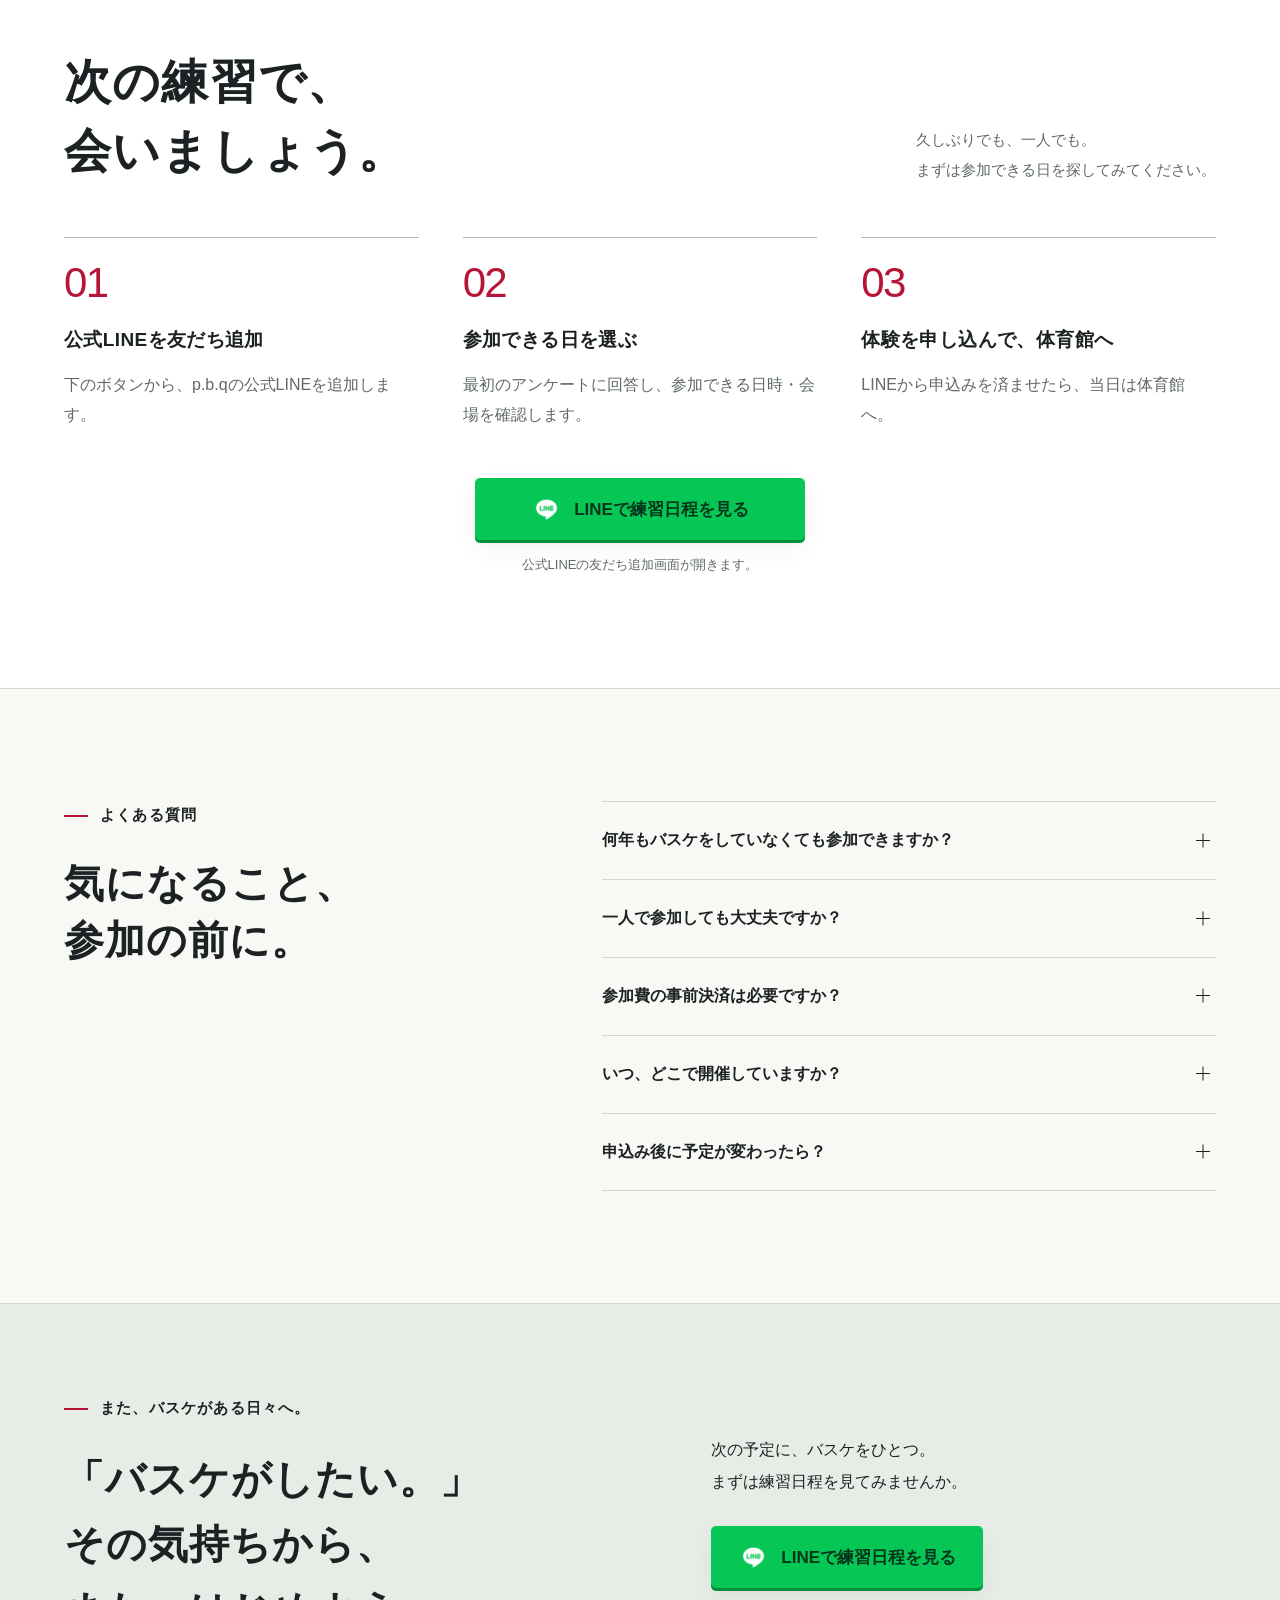
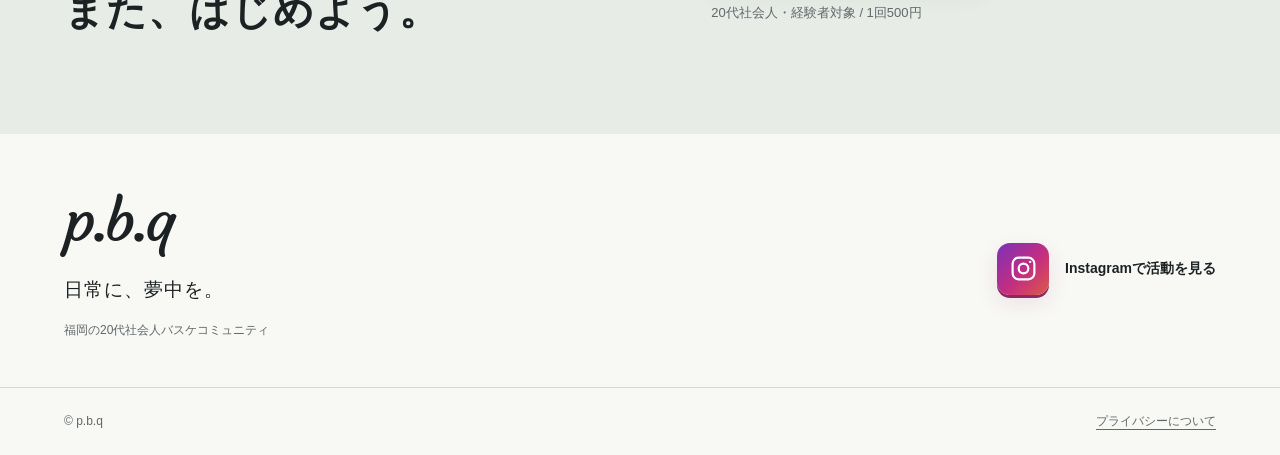
<file: sports/index.html>
<!doctype html>
<html lang="ja">
<head>
  <meta charset="utf-8"><meta name="viewport" content="width=device-width, initial-scale=1">
  <meta name="theme-color" content="#f8f8f5">
  <title>p.b.q｜日常に、夢中を。福岡の20代社会人バスケ</title>
  <meta name="description" content="日常に、夢中を。p.b.qは福岡の20代社会人・バスケ経験者のコミュニティ。ブランクも、お一人での参加も歓迎。朝も夜も、1回500円でバスケを。日程確認と体験申込みは公式LINEから。">
  <link rel="canonical" href="https://spseishirotaguchi-sudo.github.io/pbq-lp/">
  <meta property="og:type" content="website"><meta property="og:locale" content="ja_JP">
  <meta property="og:title" content="日常に、夢中を。｜p.b.q">
  <meta property="og:description" content="福岡の20代社会人バスケ。経験者限定・ブランク歓迎・1回500円。朝も夜も、またバスケがある日々へ。">
  <meta property="og:url" content="https://spseishirotaguchi-sudo.github.io/pbq-lp/">
  <meta property="og:image" content="https://spseishirotaguchi-sudo.github.io/pbq-lp/img/teamphoto.jpg">
  <meta name="twitter:card" content="summary_large_image">
  <link rel="icon" href="../assets/favicon-pbq.png" type="image/png">
  <link rel="preload" href="../assets/fonts/Courgette-Regular.ttf" as="font" type="font/ttf" crossorigin>
  <link rel="stylesheet" href="../styles.css?v=20261124-design1">
  <script src="../lp.js?v=20261124-design1" defer></script>
  <script src="../analytics.js?v=20261101" data-measurement-id="G-R6ZDP89L27" data-pbq-site="lp" defer></script>
</head>
<body>
<a class="skip-link" href="#main">本文へ移動</a>
<header class="site-header">
  <div class="header-inner wrap">
    <a class="wordmark" href="#page-top" aria-label="p.b.q ページの先頭へ">p.b.q</a>
    <span class="brand-description">福岡の20代社会人<br>バスケコミュニティ</span>
    <nav aria-label="メインナビゲーション"><a href="#about">p.b.qについて</a><a href="#details">参加条件・料金</a><a href="#faq">よくある質問</a></nav>
    <a class="line-button header-cta" href="https://lin.ee/OFk6v075" target="_blank" rel="noopener"><img class="line-icon" src="../assets/line-brand.png" alt="" width="32" height="32"><span>日程・体験参加</span></a>
  </div>
</header>
<main id="main">
  <section class="hero-stage" id="page-top" aria-labelledby="hero-title">
    <div class="hero wrap">
      <div class="hero-copy">
        <p class="eyebrow"><span class="brand-rule" aria-hidden="true"></span>FUKUOKA BASKETBALL COMMUNITY</p>
        <h1 id="hero-title">日常に、<br><span>夢中を。</span></h1>
        <p class="hero-subtitle">また、バスケがある日々へ。</p>
        <p class="hero-lead"><span class="phrase">久しぶりのシュートも、</span><span class="phrase">初めましての仲間も。</span><br>バスケが好き。<span class="phrase">その気持ちから、また始めよう。</span></p>
        <div class="hero-action"><a class="line-button " href="https://lin.ee/OFk6v075" target="_blank" rel="noopener"><img class="line-icon" src="../assets/line-brand.png" alt="" width="32" height="32"><span>LINEで練習日程を見る</span></a><p class="button-note">友だち追加後、日程確認・体験申込みができます。</p></div>
        <p class="hero-qualification">20代社会人・経験者対象 <span>／</span> <a href="#details">参加条件を確認</a></p>
      </div>
      <figure class="hero-visual">
        <div class="hero-image-frame"><img class="hero-photo" src="../assets/hero-action-1000.webp" srcset="../assets/hero-action-560.webp 560w, ../assets/hero-action-1000.webp 1000w" sizes="(max-width:760px) 100vw, 50vw" width="1000" height="1779" alt="体育館でゴールへ向かってジャンプする青いビブスのメンバー" fetchpriority="high"></div>
        <div class="hero-inset"><img src="../assets/court-smile-400.webp" width="400" height="534" alt="試合中に笑顔を見せるメンバー" decoding="async"><span>プレーも、そのあとの笑顔も。</span></div>
        <figcaption><span>いつもの日常に、バスケを。</span><span>p.b.q / FUKUOKA</span></figcaption>
      </figure>
    </div>
    <div class="quick-facts wrap" aria-label="参加の基本情報">
      <div><span>参加対象</span><p>20代社会人<span class="fact-sub">バスケ経験者・男女歓迎</span></p></div>
      <div><span>活動エリア</span><p>福岡市内<span class="fact-sub">朝も、仕事終わりの夜も。</span></p></div>
      <div><span>参加費</span><p><b>500</b><span class="fact-unit">円 / 1回</span><span class="fact-sub">都度払い・事前決済なし</span></p></div>
    </div>
  </section>

  <section class="about section wrap" id="about" aria-labelledby="about-title">
    <div class="section-heading"><p class="section-label">p.b.qについて</p><span class="section-side">また、夢中になるきっかけを。</span></div>
    <div class="about-grid">
      <div class="about-title"><h2 id="about-title"><span class="phrase">やっぱり好きだ、</span><br><span class="phrase">私もバスケ。</span></h2><p class="pull-quote">仕事をして、家に帰る。<br><span class="phrase">その日常に、</span><span class="phrase">もうひとつ楽しみを。</span></p></div>
      <div class="about-copy"><p>最後にシュートを打ったのは、いつだろう。<br>バスケは好き。でも、やる場所がない。<br>そんな20代の社会人へ。</p><p>p.b.qは、福岡市内で活動する、20代社会人・バスケ経験者のコミュニティです。朝から体を動かす日も、仕事終わりに集まる日も。もう一度シュートを打つ時間を、一緒につくっています。</p><p>上手くいく日も、いかない日も。<br>「また来たい」と思える時間を。</p></div>
    </div>
    <figure class="community-photo"><img src="../assets/teamphoto-1600.webp" srcset="../assets/teamphoto-900.webp 900w, ../assets/teamphoto-1600.webp 1600w" sizes="(max-width:760px) 100vw, 90vw" width="1600" height="736" alt="練習後、体育館のゴールの下に集まったp.b.qのメンバー" loading="lazy" decoding="async"><figcaption><span>ボールを追う時間から、<span class="phrase">仲間と笑い合う時間へ。</span></span><span class="photo-credit">p.b.qの実際の活動風景</span></figcaption></figure>
    <div class="welcome-grid" aria-label="初めて参加する方へ">
      <article><span class="mini-label">ブランク歓迎</span><h3>何年ぶりでも、<br>好きなら、また。</h3><p>学生時代の部活やサークルでの経験があれば、ブランクの年数は問いません。今の自分で、またプレーする楽しさを。</p></article>
      <article><span class="mini-label">お一人でも、友達同士でも</span><h3>初めましてから、<br>同じチームに。</h3><p>一人参加も、友達同士の参加も大歓迎です。初めての方や女性も参加しやすい雰囲気づくりを大切にしています。</p></article>
      <article><span class="mini-label">1回500円の都度払い</span><h3>まずは1回。<br>行ける日から。</h3><p>日程を見て、参加できる日に体験を申し込めます。参加費の事前決済はありません。</p></article>
    </div>
  </section>

  <section class="gallery-section section" aria-labelledby="gallery-title">
    <div class="wrap"><div class="section-heading"><p class="section-label">活動の雰囲気</p><span class="section-side">写真で見る、いつものp.b.q。</span></div>
      <div class="gallery-heading"><h2 id="gallery-title"><span class="phrase">コートの中も、</span><br><span class="phrase">その外も。</span></h2><p>いつもの練習も、バスケ以外の時間も。<br>写真をタップすると、大きく見られます。</p></div>
      <div class="photo-gallery" aria-roledescription="カルーセル"><div class="gallery-track" id="gallery-track" tabindex="0" aria-label="p.b.qの写真。スワイプ、または左右の矢印キーで移動できます。"><figure class="gallery-slide" role="group" aria-label="1 / 14">
      <a class="gallery-open" href="../assets/photo-action1.webp" target="_blank" rel="noopener" aria-label="練習中のひとコマを大きく見る">
        <img src="../assets/photo-action1.webp" width="675" height="1200" alt="p.b.q：練習中のひとコマ" loading="lazy" decoding="async">
        <span class="photo-expand" aria-hidden="true">＋</span>
      </a><figcaption>練習中のひとコマ</figcaption></figure>
<figure class="gallery-slide" role="group" aria-label="2 / 14">
      <a class="gallery-open" href="../assets/photo-gallery1.webp" target="_blank" rel="noopener" aria-label="ゴール前のプレーを大きく見る">
        <img src="../assets/photo-gallery1.webp" width="618" height="1100" alt="p.b.q：ゴール前のプレー" loading="lazy" decoding="async">
        <span class="photo-expand" aria-hidden="true">＋</span>
      </a><figcaption>ゴール前のプレー</figcaption></figure>
<figure class="gallery-slide" role="group" aria-label="3 / 14">
      <a class="gallery-open" href="../assets/photo-gallery2.webp" target="_blank" rel="noopener" aria-label="シュートを狙ってを大きく見る">
        <img src="../assets/photo-gallery2.webp" width="618" height="1100" alt="p.b.q：シュートを狙って" loading="lazy" decoding="async">
        <span class="photo-expand" aria-hidden="true">＋</span>
      </a><figcaption>シュートを狙って</figcaption></figure>
<figure class="gallery-slide" role="group" aria-label="4 / 14">
      <a class="gallery-open" href="../assets/photo-teamphoto.webp" target="_blank" rel="noopener" aria-label="練習終わりの集合写真を大きく見る">
        <img src="../assets/photo-teamphoto.webp" width="1400" height="644" alt="p.b.q：練習終わりの集合写真" loading="lazy" decoding="async">
        <span class="photo-expand" aria-hidden="true">＋</span>
      </a><figcaption>練習終わりの集合写真</figcaption></figure>
<figure class="gallery-slide" role="group" aria-label="5 / 14">
      <a class="gallery-open" href="../assets/photo-gallery3.webp" target="_blank" rel="noopener" aria-label="体育館でのひとコマを大きく見る">
        <img src="../assets/photo-gallery3.webp" width="825" height="1100" alt="p.b.q：体育館でのひとコマ" loading="lazy" decoding="async">
        <span class="photo-expand" aria-hidden="true">＋</span>
      </a><figcaption>体育館でのひとコマ</figcaption></figure>
<figure class="gallery-slide" role="group" aria-label="6 / 14">
      <a class="gallery-open" href="../assets/photo-gallery4.webp" target="_blank" rel="noopener" aria-label="ゲームの時間を大きく見る">
        <img src="../assets/photo-gallery4.webp" width="618" height="1100" alt="p.b.q：ゲームの時間" loading="lazy" decoding="async">
        <span class="photo-expand" aria-hidden="true">＋</span>
      </a><figcaption>ゲームの時間</figcaption></figure>
<figure class="gallery-slide" role="group" aria-label="7 / 14">
      <a class="gallery-open" href="../assets/photo-gallery5.webp" target="_blank" rel="noopener" aria-label="シュート直前を大きく見る">
        <img src="../assets/photo-gallery5.webp" width="618" height="1100" alt="p.b.q：シュート直前" loading="lazy" decoding="async">
        <span class="photo-expand" aria-hidden="true">＋</span>
      </a><figcaption>シュート直前</figcaption></figure>
<figure class="gallery-slide" role="group" aria-label="8 / 14">
      <a class="gallery-open" href="../assets/photo-gallery2.webp" target="_blank" rel="noopener" aria-label="いつもの練習風景を大きく見る">
        <img src="../assets/photo-gallery2.webp" width="618" height="1100" alt="p.b.q：いつもの練習風景" loading="lazy" decoding="async">
        <span class="photo-expand" aria-hidden="true">＋</span>
      </a><figcaption>いつもの練習風景</figcaption></figure>
<figure class="gallery-slide" role="group" aria-label="9 / 14">
      <a class="gallery-open" href="../assets/photo-tower.webp" target="_blank" rel="noopener" aria-label="リバウンド！！を大きく見る">
        <img src="../assets/photo-tower.webp" width="675" height="1200" alt="p.b.q：リバウンド！！" loading="lazy" decoding="async">
        <span class="photo-expand" aria-hidden="true">＋</span>
      </a><figcaption>リバウンド！！</figcaption></figure>
<figure class="gallery-slide" role="group" aria-label="10 / 14">
      <a class="gallery-open" href="../assets/photo-net.webp" target="_blank" rel="noopener" aria-label="上向いていこうを大きく見る">
        <img src="../assets/photo-net.webp" width="506" height="900" alt="p.b.q：上向いていこう" loading="lazy" decoding="async">
        <span class="photo-expand" aria-hidden="true">＋</span>
      </a><figcaption>上向いていこう</figcaption></figure>
<figure class="gallery-slide" role="group" aria-label="11 / 14">
      <a class="gallery-open" href="../assets/photo-gallery6.webp" target="_blank" rel="noopener" aria-label="練習後の集合写真を大きく見る">
        <img src="../assets/photo-gallery6.webp" width="825" height="1100" alt="p.b.q：練習後の集合写真" loading="lazy" decoding="async">
        <span class="photo-expand" aria-hidden="true">＋</span>
      </a><figcaption>練習後の集合写真</figcaption></figure>
<figure class="gallery-slide" role="group" aria-label="12 / 14">
      <a class="gallery-open" href="../assets/photo-gallery7.webp" target="_blank" rel="noopener" aria-label="みんなで記念撮影を大きく見る">
        <img src="../assets/photo-gallery7.webp" width="1100" height="825" alt="p.b.q：みんなで記念撮影" loading="lazy" decoding="async">
        <span class="photo-expand" aria-hidden="true">＋</span>
      </a><figcaption>みんなで記念撮影</figcaption></figure>
<figure class="gallery-slide" role="group" aria-label="13 / 14">
      <a class="gallery-open" href="../assets/photo-group.webp" target="_blank" rel="noopener" aria-label="p.b.q初懇親会！を大きく見る">
        <img src="../assets/photo-group.webp" width="1200" height="675" alt="p.b.q：p.b.q初懇親会！" loading="lazy" decoding="async">
        <span class="photo-expand" aria-hidden="true">＋</span>
      </a><figcaption>p.b.q初懇親会！</figcaption></figure>
<figure class="gallery-slide" role="group" aria-label="14 / 14">
      <a class="gallery-open" href="../assets/photo-pushbg.webp" target="_blank" rel="noopener" aria-label="屋外でのバスケを大きく見る">
        <img src="../assets/photo-pushbg.webp" width="675" height="1200" alt="p.b.q：屋外でのバスケ" loading="lazy" decoding="async">
        <span class="photo-expand" aria-hidden="true">＋</span>
      </a><figcaption>屋外でのバスケ</figcaption></figure></div>
        <div class="gallery-bottom"><p class="gallery-hint">横にスワイプして写真を見る</p><div class="gallery-controls"><span class="gallery-count" aria-live="polite">1 / 14</span><button class="gallery-prev circle-button" hidden aria-label="前の写真"><svg viewBox="0 0 24 24" aria-hidden="true"><path d="m14 6-6 6 6 6"/></svg></button><button class="gallery-next circle-button" hidden aria-label="次の写真"><svg viewBox="0 0 24 24" aria-hidden="true"><path d="m10 6 6 6-6 6"/></svg></button></div></div>
      </div>
    </div>
  </section>

  <section class="details-section section wrap" id="details" aria-labelledby="details-title">
    <div class="section-heading"><p class="section-label">参加条件・料金</p><span class="section-side">参加の前に、ご確認ください。</span></div>
    <div class="details-grid"><div class="details-intro"><h2 id="details-title">バスケが好き。<br>まずは、その気持ちで。</h2><div class="fee-panel"><p>参加費 / 1回</p><div class="fee-amount"><strong>500</strong><span>円</span></div><p>都度払い・事前決済なし</p><span class="fee-note">20代社会人・バスケ経験者が対象です。</span></div></div>
      <dl class="details-list"><div><dt>対象</dt><dd>20代の社会人・男女歓迎<small>学生の方は対象外です。</small></dd></div><div><dt>経験</dt><dd>部活・サークルでのバスケ経験がある方<small>ブランクの年数は問いません。初心者の方は参加対象外です。</small></dd></div><div><dt>場所</dt><dd>福岡市内の体育館<small>福岡中学校・市営体育館など。会場は日程によって異なります。</small></dd></div><div><dt>日程</dt><dd>公式LINEで最新の練習日程を確認<small>朝の部・夜の部があります。日時と会場を見て、参加したい日を選べます。</small></dd></div><div><dt>キャンセル</dt><dd>当日でもキャンセル料無料<small>予定が変わった場合は、キャンセルの手続きをお願いします。</small></dd></div></dl>
    </div>
  </section>

  <section class="join-section section" id="join" aria-labelledby="join-title"><div class="wrap">
    <div class="section-heading"><p class="section-label">参加までの流れ</p><span class="section-side">日程確認から申込みまで、公式LINEで。</span></div>
    <div class="join-heading"><h2 id="join-title">次の練習で、<br>会いましょう。</h2><p>久しぶりでも、一人でも。<br>まずは参加できる日を探してみてください。</p></div>
    <ol class="steps"><li><span class="step-number" aria-hidden="true">01</span><div><h3>公式LINEを友だち追加</h3><p>下のボタンから、p.b.qの公式LINEを追加します。</p></div></li><li><span class="step-number" aria-hidden="true">02</span><div><h3>参加できる日を選ぶ</h3><p>最初のアンケートに回答し、参加できる日時・会場を確認します。</p></div></li><li><span class="step-number" aria-hidden="true">03</span><div><h3>体験を申し込んで、体育館へ</h3><p>LINEから申込みを済ませたら、当日は体育館へ。</p></div></li></ol>
    <div class="join-action"><a class="line-button " href="https://lin.ee/OFk6v075" target="_blank" rel="noopener"><img class="line-icon" src="../assets/line-brand.png" alt="" width="32" height="32"><span>LINEで練習日程を見る</span></a><p class="button-note">公式LINEの友だち追加画面が開きます。</p></div>
  </div></section>

  <section class="faq section wrap" id="faq" aria-labelledby="faq-title"><div class="faq-heading"><p class="section-label">よくある質問</p><h2 id="faq-title">気になること、<br>参加の前に。</h2></div><div class="faq-list">
    <details><summary><span>何年もバスケをしていなくても参加できますか？</span><span class="faq-toggle" aria-hidden="true"></span></summary><p>はい。学生時代に部活やサークルでの経験があれば、ブランクの年数は問いません。経験者を対象としているため、初心者の方は参加対象外です。</p></details>
    <details><summary><span>一人で参加しても大丈夫ですか？</span><span class="faq-toggle" aria-hidden="true"></span></summary><p>お一人でも、友達同士の参加も両方大歓迎です。初めての方や女性も参加しやすい雰囲気づくりを大切にしています。</p></details>
    <details><summary><span>参加費の事前決済は必要ですか？</span><span class="faq-toggle" aria-hidden="true"></span></summary><p>事前決済はありません。参加費は1回500円の都度払いです。</p></details>
    <details><summary><span>いつ、どこで開催していますか？</span><span class="faq-toggle" aria-hidden="true"></span></summary><p>福岡中学校や市営体育館など、福岡市内で活動しています。開催日時と会場は日程によって異なるため、公式LINEで最新の練習日程をご確認ください。</p></details>
    <details><summary><span>申込み後に予定が変わったら？</span><span class="faq-toggle" aria-hidden="true"></span></summary><p>当日でもキャンセル料無料です。参加できなくなった場合は、キャンセルの手続きをお願いします。</p></details>
  </div></section>

  <section class="final-section" aria-labelledby="final-title"><div class="wrap final-grid"><div><p class="section-label">また、バスケがある日々へ。</p><h2 id="final-title"><span class="phrase">「バスケがしたい。」</span><br>その気持ちから、<br>また、はじめよう。</h2></div><div class="final-action"><p>次の予定に、バスケをひとつ。<br>まずは練習日程を見てみませんか。</p><a class="line-button " href="https://lin.ee/OFk6v075" target="_blank" rel="noopener"><img class="line-icon" src="../assets/line-brand.png" alt="" width="32" height="32"><span>LINEで練習日程を見る</span></a><p class="button-note">20代社会人・経験者対象 / 1回500円</p></div></div></section>
</main>
<footer class="site-footer"><div class="wrap footer-main"><div><a class="wordmark" href="#page-top" aria-label="p.b.q ページの先頭へ">p.b.q</a><p>日常に、夢中を。</p><span>福岡の20代社会人バスケコミュニティ</span></div><a class="instagram-button" href="https://www.instagram.com/p.b.q_fukuoka/" target="_blank" rel="noopener"><span class="instagram-icon"><svg viewBox="0 0 24 24" fill="none" aria-hidden="true"><rect x="3" y="3" width="18" height="18" rx="5" stroke="currentColor" stroke-width="1.8"/><circle cx="12" cy="12" r="4" stroke="currentColor" stroke-width="1.8"/><circle cx="17.5" cy="6.5" r="1" fill="currentColor"/></svg></span><span>Instagramで活動を見る</span></a></div><div class="wrap footer-bottom"><small>© p.b.q</small><a href="../privacy.html">プライバシーについて</a></div></footer>
<div class="mobile-cta" hidden><span>20代社会人・経験者対象<small>1回500円・ブランク歓迎</small></span><a class="line-button " href="https://lin.ee/OFk6v075" target="_blank" rel="noopener"><img class="line-icon" src="../assets/line-brand.png" alt="" width="32" height="32"><span>LINEで日程を見る</span></a></div>
<dialog class="photo-dialog" aria-label="活動写真の拡大表示"><button class="photo-close circle-button" aria-label="写真を閉じる">×</button><figure><img alt="" width="1000" height="1000"><figcaption></figcaption></figure></dialog>
</body></html>
</file>
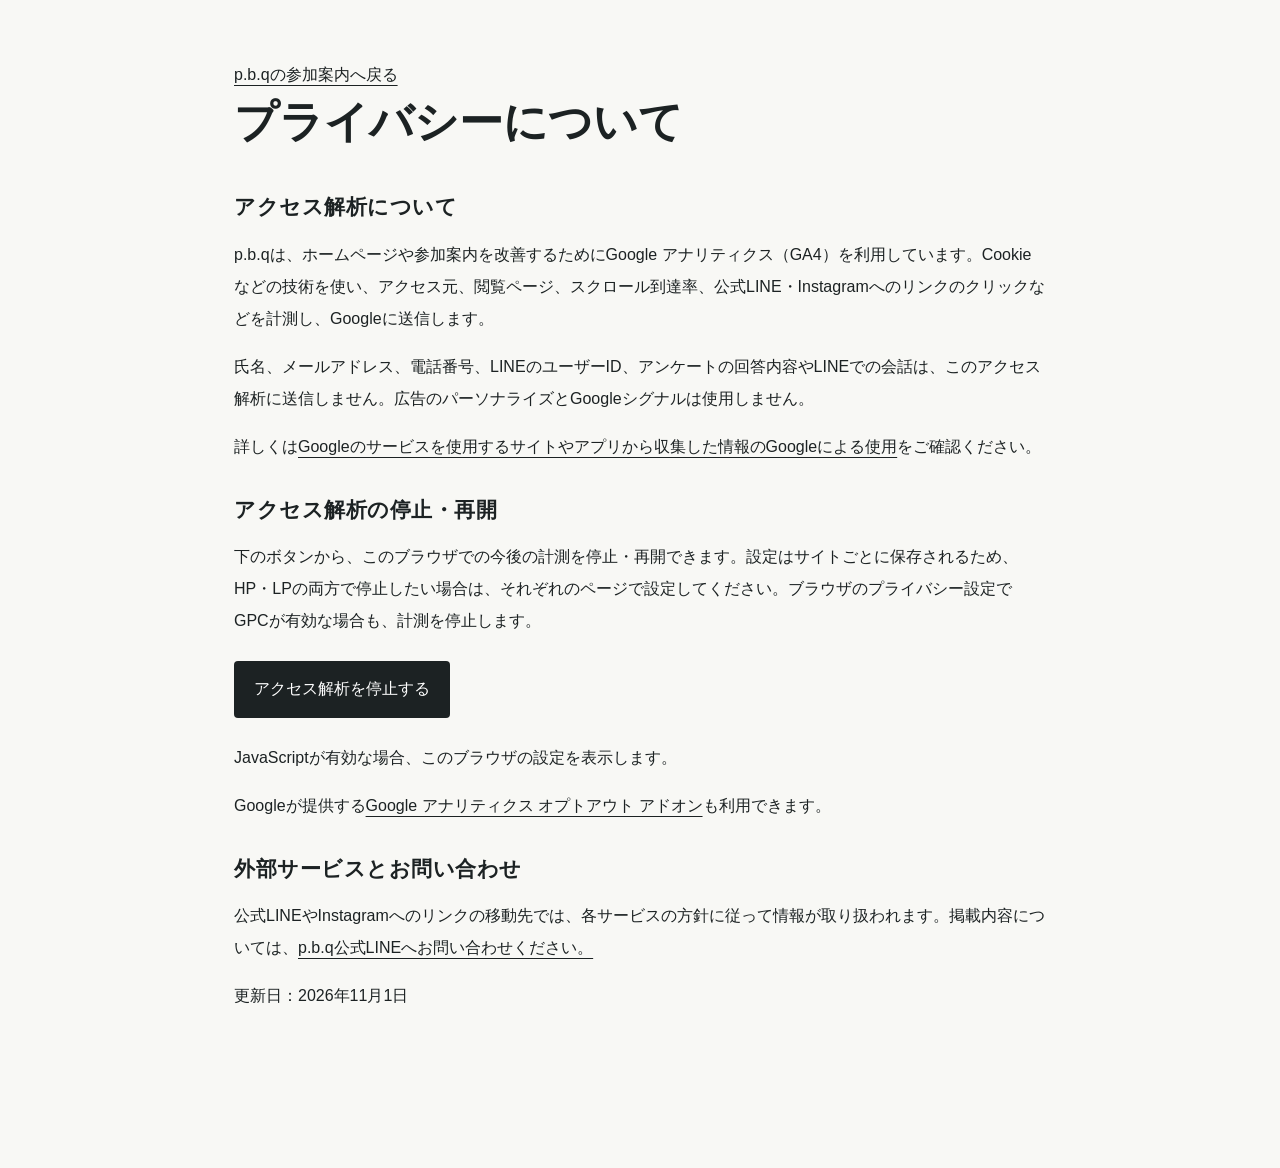
<file: privacy.html>
<!doctype html><html lang="ja"><head><meta charset="utf-8"><meta name="viewport" content="width=device-width,initial-scale=1"><meta name="robots" content="noindex"><title>プライバシーについて | p.b.q</title><link rel="stylesheet" href="styles.css?v=20261124-design1"><style>.privacy-page{max-width:860px;margin:60px auto;padding:0 24px 80px}.privacy-page h1{font-size:clamp(28px,6vw,44px);line-height:1.5;margin-bottom:36px}.privacy-page h2{font-size:21px;margin:32px 0 14px}.privacy-page p{line-height:2;margin:16px 0}.privacy-page p a{text-decoration:underline}.privacy-page button{font:inherit;cursor:pointer;border:0;margin:8px 0}.privacy-page a{overflow-wrap:anywhere}</style><script src="analytics.js?v=20261101" data-measurement-id="G-R6ZDP89L27" data-pbq-site="lp" defer></script></head><body><main class="privacy-page"><a href="./">p.b.qの参加案内へ戻る</a><h1>プライバシーについて</h1><h2>アクセス解析について</h2><p>p.b.qは、ホームページや参加案内を改善するためにGoogle アナリティクス（GA4）を利用しています。Cookieなどの技術を使い、アクセス元、閲覧ページ、スクロール到達率、公式LINE・Instagramへのリンクのクリックなどを計測し、Googleに送信します。</p><p>氏名、メールアドレス、電話番号、LINEのユーザーID、アンケートの回答内容やLINEでの会話は、このアクセス解析に送信しません。広告のパーソナライズとGoogleシグナルは使用しません。</p><p>詳しくは<a href="https://policies.google.com/technologies/partner-sites?hl=ja" target="_blank" rel="noopener noreferrer">Googleのサービスを使用するサイトやアプリから収集した情報のGoogleによる使用</a>をご確認ください。</p><h2>アクセス解析の停止・再開</h2><p>下のボタンから、このブラウザでの今後の計測を停止・再開できます。設定はサイトごとに保存されるため、HP・LPの両方で停止したい場合は、それぞれのページで設定してください。ブラウザのプライバシー設定でGPCが有効な場合も、計測を停止します。</p><button type="button" class="button button--dark" data-analytics-toggle aria-pressed="false">アクセス解析を停止する</button><p data-analytics-status role="status">JavaScriptが有効な場合、このブラウザの設定を表示します。</p><p>Googleが提供する<a href="https://tools.google.com/dlpage/gaoptout?hl=ja" target="_blank" rel="noopener noreferrer">Google アナリティクス オプトアウト アドオン</a>も利用できます。</p><h2>外部サービスとお問い合わせ</h2><p>公式LINEやInstagramへのリンクの移動先では、各サービスの方針に従って情報が取り扱われます。掲載内容については、<a href="https://lin.ee/OFk6v075" target="_blank" rel="noopener">p.b.q公式LINEへお問い合わせください。</a></p><p>更新日：2026年11月1日</p></main></body></html>
</file>
<file: styles.css>
@font-face{font-family:Courgette;src:url('assets/fonts/Courgette-Regular.ttf') format('truetype');font-display:swap}
:root{--paper:#f8f8f5;--white:#fff;--ink:#1c2223;--muted:#60686a;--red:#b51637;--line:#d5d9d6;--green:#06c755;--gutter:clamp(24px,5vw,80px);--serif:'Yu Mincho','Hiragino Mincho ProN','Noto Serif JP',serif;--sans:-apple-system,BlinkMacSystemFont,'Hiragino Kaku Gothic ProN','Yu Gothic',Meiryo,sans-serif}
*{box-sizing:border-box}html{scroll-behavior:smooth;scroll-padding-top:112px}body{margin:0;background:var(--paper);color:var(--ink);font-family:var(--sans);font-size:16px;line-height:1.9;-webkit-font-smoothing:antialiased}body:has(dialog[open]){overflow:hidden}img{max-width:100%;display:block}a{color:inherit;text-underline-offset:.3em}button{font:inherit;color:inherit;cursor:pointer}a,button{-webkit-tap-highlight-color:transparent}a:focus-visible,button:focus-visible,summary:focus-visible,[tabindex]:focus-visible{outline:3px solid #1666bc;outline-offset:5px}figure,p,h1,h2,h3{margin:0}h1,h2,h3{text-wrap:balance;line-height:1.45}h2{font-family:var(--serif);font-size:clamp(32px,3.7vw,54px);font-weight:600;letter-spacing:.025em}h3{font-size:24px;letter-spacing:.02em;font-weight:650}small{font-size:14px}.wrap{max-width:1440px;margin-inline:auto;padding-inline:var(--gutter)}.section{padding-block:112px}.phrase{display:inline-block;max-width:100%;overflow-wrap:anywhere}.skip-link{position:fixed;z-index:1000;top:8px;left:8px;background:#fff;padding:12px 20px;transform:translateY(-160%)}.skip-link:focus{transform:none}.wordmark{font-family:Courgette,cursive;font-size:52px;line-height:1;text-decoration:none;letter-spacing:-.06em;flex-shrink:0}.eyebrow{font-family:Arial,sans-serif;font-size:12px;font-weight:700;letter-spacing:.13em;display:flex;align-items:center;gap:12px}.brand-rule{width:28px;height:2px;background:var(--red);flex-shrink:0}.section-label{display:flex;align-items:center;gap:12px;font-size:15px;font-weight:700;letter-spacing:.08em}.section-label:before{content:'';width:24px;height:2px;background:var(--red);flex-shrink:0}.section-heading{display:flex;align-items:center;justify-content:space-between;gap:24px;border-bottom:1px solid var(--line);padding-bottom:24px;margin-bottom:48px}.section-side{font-size:14px;color:var(--muted)}.button-note{font-size:13px;line-height:1.7;color:var(--muted);margin-top:14px}
.site-header{position:relative;background:var(--paper);z-index:20;border-bottom:1px solid var(--line)}.header-inner{display:flex;align-items:center;gap:24px;height:100px}.brand-description{font-size:12px;line-height:1.7;letter-spacing:.06em}.site-header nav{display:flex;gap:28px;margin-left:auto;font-size:14px;font-weight:600}.site-header nav a{text-decoration:none;padding-block:12px}.site-header nav a:hover{color:var(--red)}.line-button{display:inline-flex;align-items:center;justify-content:center;gap:12px;min-height:62px;padding:14px 26px;border:1px solid transparent;border-radius:5px;background:var(--green);color:#06351c;text-decoration:none;font-size:17px;line-height:1.5;font-weight:750;box-shadow:0 3px 0 #008f3b,0 8px 22px #003d1710;transition:background .2s,transform .2s,box-shadow .2s}.line-button:hover{background:#0dda63;transform:translateY(-2px);box-shadow:0 5px 0 #008f3b,0 10px 24px #003d1720}.line-icon{width:31px;height:31px;object-fit:contain;flex-shrink:0}.header-cta{font-size:14px;min-height:46px;padding:8px 16px;gap:8px;margin-left:8px}.header-cta .line-icon{width:25px;height:25px}
.hero-stage{background:var(--paper)}.hero{display:grid;grid-template-columns:1fr 1fr;gap:6%;align-items:center;padding-top:52px;padding-bottom:52px}.hero-copy{padding-block:18px 26px;position:relative;z-index:1}.hero h1{font-family:var(--serif);font-size:clamp(64px,7.3vw,112px);font-weight:600;line-height:1.28;letter-spacing:.015em;margin:26px 0 20px;white-space:nowrap}.hero h1 span{color:var(--red)}.hero-subtitle{font-size:clamp(18px,1.8vw,24px);font-weight:600;letter-spacing:.03em;margin-bottom:20px}.hero-lead{font-size:15px;line-height:2.1;color:#4d5658;margin-bottom:30px}.hero-action{display:inline-flex;flex-direction:column;align-items:flex-start}.hero-qualification{font-size:13px;color:var(--muted);margin-top:24px}.hero-qualification>span{margin-inline:8px;color:#8b9293}.hero-visual{position:relative;margin-left:18px}.hero-image-frame{position:relative;aspect-ratio:4/5;overflow:hidden;background:#deded9}.hero-photo{width:100%;height:100%;object-fit:cover;object-position:50%24%}.hero-visual:before{content:'';position:absolute;top:20px;right:-20px;bottom:24px;left:20px;border:1px solid #bec5bf;z-index:0}.hero-visual>figcaption{position:relative;background:var(--ink);color:#fff;display:flex;justify-content:space-between;align-items:center;gap:16px;min-height:50px;padding:12px 20px;font-size:13px;line-height:1.7}.hero-visual>figcaption>span:last-child{font-family:Arial,sans-serif;font-size:11px;letter-spacing:.08em;white-space:nowrap}.hero-inset{position:absolute;width:172px;left:-52px;bottom:89px;padding:7px;background:#fff;box-shadow:0 10px 36px #1c222320;transform:rotate(-5deg)}.hero-inset img{width:100%;height:150px;object-fit:cover;object-position:50%38%}.hero-inset>span{display:block;font-size:10px;line-height:1.7;text-align:center;padding:8px 0 3px;color:#4d5658}.quick-facts{display:grid;grid-template-columns:1.05fr 1fr 1fr;margin-top:26px;border-block:1px solid var(--line);padding-block:27px;background:#fff}.quick-facts>div{display:flex;align-items:center;gap:25px;padding:0 28px;border-left:1px solid var(--line)}.quick-facts>div:first-child{border-left:0;padding-left:0}.quick-facts>div>span{font-size:13px;color:var(--muted);white-space:nowrap}.quick-facts p{font-size:21px;line-height:1.5;font-weight:600}.fact-sub{display:block;font-size:12px;color:var(--muted);font-weight:400;margin-top:4px}.quick-facts b{font-family:Arial,sans-serif;font-size:38px;letter-spacing:-.04em;line-height:1}.fact-unit{font-size:16px;font-weight:500;margin-left:4px}
.about-grid{display:grid;grid-template-columns:1fr 1fr;gap:10%;margin-bottom:62px}.about-title h2{font-size:clamp(32px,3.6vw,52px)}.pull-quote{margin-top:34px;font-size:16px;line-height:2.2}.about-copy{padding-top:3px;color:#4d5658}.about-copy p+p{margin-top:24px}.community-photo{margin-bottom:68px}.community-photo>img{width:100%;height:auto;aspect-ratio:1600/736;object-fit:contain;background:#ddd}.community-photo figcaption{display:flex;justify-content:space-between;gap:24px;margin-top:16px;line-height:1.8;font-size:14px}.photo-credit{font-size:12px;color:var(--muted);white-space:nowrap}.welcome-grid{display:grid;grid-template-columns:repeat(3,1fr);gap:42px}.welcome-grid article{border-top:2px solid var(--ink);padding-top:25px}.mini-label{font-size:13px;color:var(--red);font-weight:650}.welcome-grid h3{margin:15px 0 20px}.welcome-grid p{font-size:15px;line-height:1.95;color:var(--muted)}
.gallery-section{background:#eef0ed;overflow:hidden}.gallery-heading{display:flex;align-items:flex-end;justify-content:space-between;gap:40px;margin-bottom:40px}.gallery-heading>p{font-size:15px;color:var(--muted);line-height:2}.gallery-track{display:flex;gap:24px;overflow-x:auto;scroll-snap-type:x mandatory;scroll-padding-inline:0;scrollbar-width:none;padding:4px 4px 16px;overscroll-behavior-inline:contain}.gallery-track::-webkit-scrollbar{display:none}.gallery-slide{flex:0 0 calc((100% - 48px)/3);min-width:0;scroll-snap-align:start}.gallery-open{display:block;position:relative;overflow:hidden;background:#d9ddda;aspect-ratio:3/4}.gallery-open img{width:100%;height:100%;object-fit:cover;object-position:50%38%;transition:transform .5s}.gallery-slide:has(img[width="1400"]) .gallery-open,.gallery-slide:has(img[width="1200"]) .gallery-open{background:#e0e3de}.gallery-slide:has(img[width="1400"]) img,.gallery-slide:has(img[width="1200"]) img{object-fit:contain}.gallery-open:hover img{transform:scale(1.025)}.photo-expand{position:absolute;right:12px;bottom:12px;width:36px;height:36px;display:grid;place-items:center;background:#fff;color:var(--ink);border-radius:50%;font-size:22px;line-height:1}.gallery-slide figcaption{font-size:14px;line-height:1.7;padding-top:13px;color:#475051}.gallery-bottom{display:flex;align-items:center;justify-content:space-between;gap:24px;margin-top:25px}.gallery-hint{font-size:13px;color:var(--muted)}.gallery-controls{display:flex;gap:12px;align-items:center}.gallery-count{font-size:14px;min-width:52px;text-align:center;font-variant-numeric:tabular-nums}.circle-button{display:grid;place-items:center;width:48px;height:48px;background:transparent;border:1px solid #aeb7b0;border-radius:50%;padding:0;transition:background .2s}.circle-button svg{width:21px;height:21px;fill:none;stroke:currentColor;stroke-width:1.5}.circle-button:hover:not(:disabled){background:#fff}.circle-button:disabled{opacity:.35;cursor:default}.photo-dialog{padding:24px;border:0;width:min(1100px,calc(100vw - 32px));max-height:calc(100dvh - 32px);background:#15191a;color:#fff;overflow:auto;border-radius:4px}.photo-dialog::backdrop{background:#101414d9}.photo-dialog img{width:100%;height:auto;max-height:calc(100dvh - 150px);object-fit:contain}.photo-dialog figure{margin-top:46px}.photo-dialog figcaption{font-size:15px;text-align:center;padding:15px 0 0}.photo-close{position:absolute;right:16px;top:12px;border-color:#7c8586;color:#fff;font-size:26px}.photo-close:hover:not(:disabled){background:#343b3c}
.details-grid{display:grid;grid-template-columns:1fr 1fr;gap:10%;align-items:start}.details-intro h2{font-size:clamp(30px,3.1vw,44px);margin-bottom:36px}.fee-panel{background:var(--ink);color:#fff;padding:32px 36px;max-width:440px;position:relative;overflow:hidden}.fee-panel>p{font-size:14px;color:#d4dcda;position:relative;z-index:1}.fee-amount{display:flex;align-items:baseline;gap:12px;position:relative;z-index:1;margin:5px 0 0}.fee-amount strong{font-family:Arial,sans-serif;font-size:100px;line-height:1.2;letter-spacing:-.06em;font-weight:500}.fee-amount>span{font-size:24px}.fee-note{display:block;margin-top:22px;padding-top:18px;border-top:1px solid #525b5a;font-size:12px;position:relative;z-index:1;color:#d4dcda}.fee-panel:before{content:'';position:absolute;width:310px;height:310px;border:1px solid #4b5352;border-radius:50%;left:65%;top:-30px}.fee-panel:after{content:'';position:absolute;width:140px;height:310px;border:1px solid #4b5352;border-radius:50%;left:85%;top:-30px}.details-list{margin:0;border-top:1px solid var(--line)}.details-list>div{display:grid;grid-template-columns:92px 1fr;gap:20px;border-bottom:1px solid var(--line);padding:23px 0}.details-list dt{font-size:14px;font-weight:650;padding-top:2px}.details-list dd{margin:0;font-size:16px;line-height:1.8;font-weight:550}.details-list small{display:block;margin-top:6px;font-size:13px;color:var(--muted);font-weight:400;line-height:1.9}
.join-section{background:#fff;border-block:1px solid var(--line)}.join-heading{display:flex;align-items:flex-end;justify-content:space-between;gap:40px;margin-bottom:52px}.join-heading>p{font-size:15px;color:var(--muted);line-height:2}.steps{display:grid;grid-template-columns:repeat(3,1fr);gap:44px;list-style:none;margin:0;padding:0}.steps li{padding-top:24px;border-top:1px solid #aeb6b1;display:flex;flex-direction:column;gap:20px}.step-number{font-family:Arial,sans-serif;font-size:42px;line-height:1;color:var(--red);font-weight:400;letter-spacing:-.04em}.steps h3{font-size:19px;line-height:1.65;margin-bottom:14px}.steps p{font-size:14px;color:var(--muted)}.join-action{margin-top:48px;text-align:center}.join-action .line-button{min-width:330px}.faq{display:grid;grid-template-columns:1fr 1.45fr;gap:10%}.faq-heading h2{font-size:clamp(30px,3.1vw,44px);margin-top:26px}.faq-list{border-top:1px solid var(--line)}.faq-list details{border-bottom:1px solid var(--line)}.faq-list summary{display:flex;gap:24px;align-items:center;justify-content:space-between;padding:24px 0;list-style:none;cursor:pointer;font-size:16px;line-height:1.8;font-weight:600}.faq-list summary::-webkit-details-marker{display:none}.faq-toggle{width:26px;height:26px;position:relative;flex-shrink:0}.faq-toggle:before,.faq-toggle:after{content:'';width:14px;height:1px;position:absolute;top:12px;left:6px;background:var(--ink)}.faq-toggle:after{transform:rotate(90deg);transition:transform .2s}.faq-list details[open] .faq-toggle:after{transform:none}.faq-list details p{font-size:15px;color:var(--muted);padding:0 38px 24px 0;line-height:2}
.final-section{padding-block:90px;background:#e8ece7;border-top:1px solid #d1d8d1}.final-grid{display:grid;grid-template-columns:1.1fr 1fr;gap:8%;align-items:center}.final-section h2{font-size:clamp(30px,3.1vw,44px);margin-top:25px;line-height:1.65}.final-action{padding-top:20px}.final-action>p:first-child{font-size:16px;line-height:2;margin-bottom:28px}.site-footer{padding-top:58px;background:var(--paper)}.footer-main{display:flex;justify-content:space-between;align-items:center;gap:32px;padding-bottom:42px}.footer-main .wordmark{display:block;width:fit-content;margin-bottom:22px;font-size:58px}.footer-main p{font-size:19px;font-family:var(--serif);letter-spacing:.05em;margin-bottom:6px}.footer-main>div>span{font-size:12px;color:var(--muted)}.instagram-button{display:flex;align-items:center;gap:16px;font-size:14px;text-decoration:none;font-weight:600}.instagram-icon{display:grid;place-items:center;width:52px;height:52px;border-radius:13px;background:linear-gradient(135deg,#7a31b9,#c42e80 55%,#dc5a47);color:#fff;box-shadow:0 3px 0 #8c2865,0 8px 22px #72143d18;transition:transform .2s}.instagram-icon svg{width:29px;height:29px}.instagram-button:hover .instagram-icon{transform:translateY(-2px)}.footer-bottom{border-top:1px solid var(--line);display:flex;justify-content:space-between;padding-block:22px;color:var(--muted);font-size:12px}.footer-bottom small{font-size:12px}.mobile-cta[hidden]{display:none}.mobile-cta{display:none}
@media(min-width:1500px){.hero{padding-top:64px;padding-bottom:64px}.hero-visual{max-width:590px}}
@media(max-width:1100px){.header-inner{gap:16px;height:88px}.brand-description{display:none}.site-header nav{gap:20px}.hero{gap:5%}.hero-visual{margin-left:0}.hero h1{font-size:clamp(64px,7.9vw,90px)}.hero-inset{width:145px;left:-30px;bottom:80px}.hero-inset img{height:124px}.hero-inset>span{font-size:9px}.hero-visual>figcaption{padding-inline:15px}.hero-visual>figcaption>span:last-child{display:none}.hero-lead{font-size:14px}.hero-subtitle{font-size:19px}.quick-facts>div{gap:16px;padding-inline:20px}.quick-facts>div>span{font-size:12px}.quick-facts p{font-size:18px}.welcome-grid{gap:28px}.details-grid{gap:6%}.details-list>div{grid-template-columns:72px 1fr;gap:15px}.steps{gap:30px}.steps h3{font-size:18px}.faq{gap:7%;grid-template-columns:.8fr 1.3fr}}
@media(max-width:760px){:root{--gutter:24px}html{scroll-padding-top:85px}body{padding-bottom:84px}.section{padding-block:72px}.header-inner{height:78px;justify-content:space-between;gap:16px}.site-header .wordmark{font-size:43px}.site-header nav{display:none}.header-cta{font-size:13px;min-height:44px;margin:0;padding:7px 12px;gap:6px}.header-cta .line-icon{width:24px;height:24px}.hero{padding-top:34px;padding-bottom:30px;grid-template-columns:1fr;gap:0;position:relative}.hero-copy{display:contents}.hero .eyebrow{order:0;font-size:10px;gap:10px;letter-spacing:.09em}.hero .brand-rule{width:21px}.hero h1{order:1;font-size:clamp(54px,12.2vw,78px);line-height:1.25;margin:17px 0 13px;letter-spacing:.025em}.hero-subtitle{order:2;font-size:17px;margin-bottom:24px}.hero-visual{order:3;margin:0 0 27px}.hero-image-frame{aspect-ratio:1.2/1}.hero-photo{object-position:50%32%}.hero-visual:before{top:12px;right:-12px;bottom:18px;left:12px}.hero-visual>figcaption{min-height:41px;font-size:12px;padding:9px 14px}.hero-inset{width:110px;left:auto;right:16px;bottom:61px;padding:5px;transform:rotate(5deg)}.hero-inset img{height:97px}.hero-inset>span{display:none}.hero-lead{order:4;font-size:15px;margin-bottom:23px;line-height:2.05}.hero-action{order:5;display:flex;align-items:stretch}.hero-action .line-button{width:100%;font-size:16px}.hero-action .button-note{text-align:center;font-size:11px}.hero-qualification{order:6;font-size:11px;margin-top:18px;text-align:center}.quick-facts{margin-top:2px;grid-template-columns:1fr;padding-block:0}.quick-facts>div,.quick-facts>div:first-child{padding:18px 0;border-left:0;border-bottom:1px solid var(--line);gap:24px}.quick-facts>div:last-child{border:0}.quick-facts>div>span{width:65px;font-size:12px;flex-shrink:0}.quick-facts p{font-size:18px}.fact-sub{display:inline;font-size:11px;margin-left:10px}.quick-facts b{font-size:30px}.fact-unit{font-size:14px}.section-heading{margin-bottom:30px;padding-bottom:19px}.section-label{font-size:13px;gap:10px}.section-label:before{width:18px}.section-side{display:none}.about-grid{grid-template-columns:1fr;gap:30px;margin-bottom:36px}.about-title h2{font-size:34px}.pull-quote{font-size:15px;margin-top:23px;line-height:2.1}.about-copy{font-size:15px;line-height:2.05}.about-copy p+p{margin-top:22px}.community-photo{margin-bottom:40px}.community-photo figcaption{display:block;font-size:12px;margin-top:13px}.photo-credit{display:block;margin-top:7px;font-size:11px}.welcome-grid{grid-template-columns:1fr;gap:30px}.welcome-grid article{padding-top:19px}.mini-label{font-size:12px}.welcome-grid h3{font-size:23px;margin:12px 0 13px;line-height:1.6}.welcome-grid h3 br{display:none}.welcome-grid p{font-size:14px;line-height:2}.gallery-heading{display:block;margin-bottom:26px}.gallery-heading h2{font-size:34px}.gallery-heading>p{margin-top:20px;font-size:14px;line-height:1.95}.gallery-track{gap:16px;margin-right:calc(-1*var(--gutter));padding-right:var(--gutter);scroll-padding-left:0}.gallery-slide{flex-basis:83%;scroll-snap-align:start}.gallery-slide figcaption{font-size:13px;padding-top:12px}.photo-expand{width:34px;height:34px}.gallery-bottom{margin-top:20px;gap:15px;align-items:flex-start}.gallery-hint{font-size:11px;padding-top:13px;max-width:130px}.gallery-controls{gap:8px}.gallery-count{font-size:12px;min-width:42px}.circle-button{width:44px;height:44px}.details-grid{grid-template-columns:1fr;gap:34px}.details-intro h2{font-size:32px;margin-bottom:25px}.fee-panel{max-width:none;padding:26px 29px}.fee-panel>p{font-size:13px}.fee-amount strong{font-size:90px}.fee-note{font-size:11px;margin-top:18px}.details-list>div{grid-template-columns:70px 1fr;gap:14px;padding:21px 0}.details-list dt{font-size:13px}.details-list dd{font-size:15px}.details-list small{font-size:12px}.join-heading{display:block;margin-bottom:30px}.join-heading h2{font-size:34px}.join-heading>p{font-size:14px;margin-top:20px}.steps{grid-template-columns:1fr;gap:0}.steps li{flex-direction:row;gap:21px;padding-block:23px}.steps li:last-child{border-bottom:1px solid var(--line)}.step-number{font-size:31px;padding-top:2px;flex:0 0 40px}.steps h3{font-size:17px;margin-bottom:8px}.steps p{font-size:13px;line-height:1.9}.join-action{margin-top:32px}.join-action .line-button{min-width:0;width:100%;font-size:15px;padding-inline:16px}.join-action .button-note{font-size:11px}.faq{display:block}.faq-heading h2{font-size:32px;margin-top:22px;margin-bottom:30px}.faq-list summary{font-size:15px;gap:16px;padding-block:21px;line-height:1.85}.faq-list details p{font-size:14px;padding-right:0;line-height:2}.final-section{padding-block:64px}.final-grid{grid-template-columns:1fr;gap:30px}.final-section h2{font-size:30px;margin-top:23px;line-height:1.7}.final-action{padding-top:0}.final-action>p:first-child{font-size:14px;margin-bottom:25px}.final-action .line-button{width:100%;font-size:15px;padding-inline:14px}.final-action .button-note{font-size:11px;text-align:center}.site-footer{padding-top:42px}.footer-main{align-items:flex-start;flex-direction:column;gap:31px;padding-bottom:33px}.footer-main .wordmark{font-size:50px;margin-bottom:17px}.footer-main p{font-size:19px}.footer-main>div>span{font-size:11px}.instagram-button{font-size:13px;gap:13px}.instagram-icon{width:46px;height:46px;border-radius:11px}.instagram-icon svg{width:26px;height:26px}.footer-bottom{font-size:11px;padding-block:19px}.footer-bottom small{font-size:11px}.mobile-cta{display:flex;position:fixed;bottom:0;left:0;right:0;z-index:25;align-items:center;justify-content:space-between;gap:10px;padding:12px 17px calc(13px + env(safe-area-inset-bottom));background:#fffffff5;border-top:1px solid var(--line);box-shadow:0 -4px 24px #1c222309}.mobile-cta>span{font-size:10px;line-height:1.75;font-weight:600}.mobile-cta small{display:block;font-size:10px;color:var(--muted);font-weight:400}.mobile-cta .line-button{min-height:44px;font-size:13px;gap:7px;padding:8px 12px}.mobile-cta .line-icon{width:24px;height:24px}.photo-dialog{padding:18px 12px}.photo-dialog figure{margin-top:48px}.photo-dialog figcaption{font-size:13px}}
@media(max-width:360px){:root{--gutter:20px}.hero .eyebrow{font-size:9px;letter-spacing:.04em}.hero h1{font-size:54px}.hero-subtitle{font-size:15px}.hero-inset{width:94px;right:12px;bottom:56px}.hero-inset img{height:84px}.hero-lead{font-size:14px}.hero-action .line-button{font-size:14px;padding-inline:14px}.hero-action .button-note{font-size:10px}.hero-qualification{font-size:10px}.quick-facts>div{gap:14px}.quick-facts p{font-size:16px}.fact-sub{font-size:10px;margin-left:6px}.about-title h2,.gallery-heading h2{font-size:30px}.details-intro h2,.faq-heading h2{font-size:29px}.final-section h2{font-size:27px}.mobile-cta>span{font-size:9px}.mobile-cta small{font-size:9px}.mobile-cta .line-button{font-size:12px;padding-inline:10px}.mobile-cta{padding-inline:12px}.header-cta{font-size:12px}}
@media(prefers-reduced-motion:reduce){html{scroll-behavior:auto}*,*:before,*:after{animation:none!important;transition:none!important}.gallery-open:hover img,.line-button:hover,.instagram-button:hover .instagram-icon{transform:none}}

[hidden]{display:none!important}[data-analytics-toggle]{background:var(--ink);color:#fff;padding:13px 20px;min-height:48px;border-radius:4px;font-weight:600}.privacy-page h1{font-family:var(--serif)}

/* Readability refinements for narrow screens and browser text scaling. */
.hero-lead,.welcome-grid p,.gallery-heading>p,.steps p,.faq-list details p{font-size:1rem}
@media(max-width:760px){.about-copy,.hero-lead,.welcome-grid p,.gallery-heading>p,.details-list dd,.join-heading>p,.steps p,.faq-list details p,.final-action>p:first-child{font-size:1rem}.mini-label,.section-label,.header-cta,.details-list dt,.instagram-button{font-size:14px}.hero-action .button-note,.hero-qualification,.fact-sub,.photo-credit,.gallery-hint,.fee-note,.join-action .button-note,.final-action .button-note,.footer-main>div>span,.footer-bottom,.footer-bottom small{font-size:12px}.fact-sub{display:block;margin:3px 0 0}.mobile-cta>span,.mobile-cta small{font-size:11px}.mobile-cta .line-button{font-size:14px}}
@media(max-width:360px){.hero .eyebrow{font-size:10px}.header-cta{font-size:12px}.mobile-cta .line-button{font-size:13px}.mobile-cta>span,.mobile-cta small{font-size:10px}}
</file>
